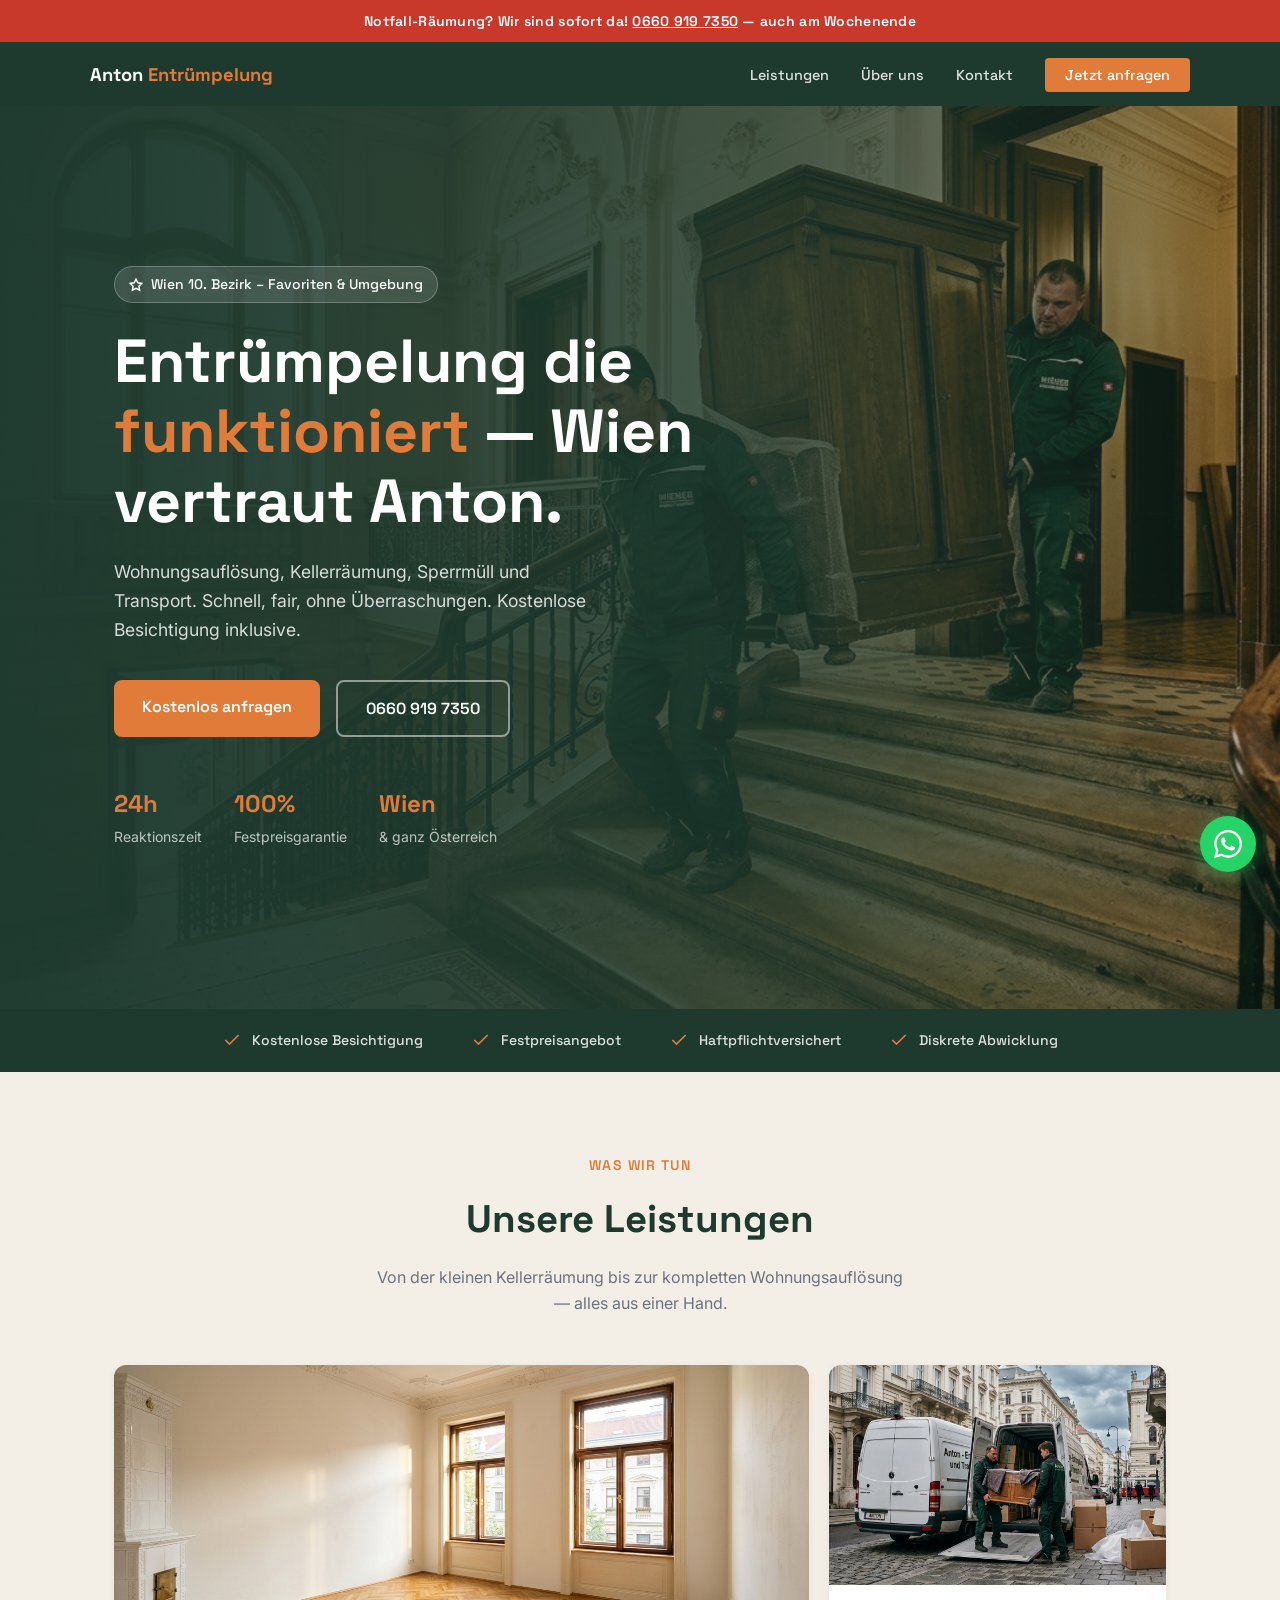
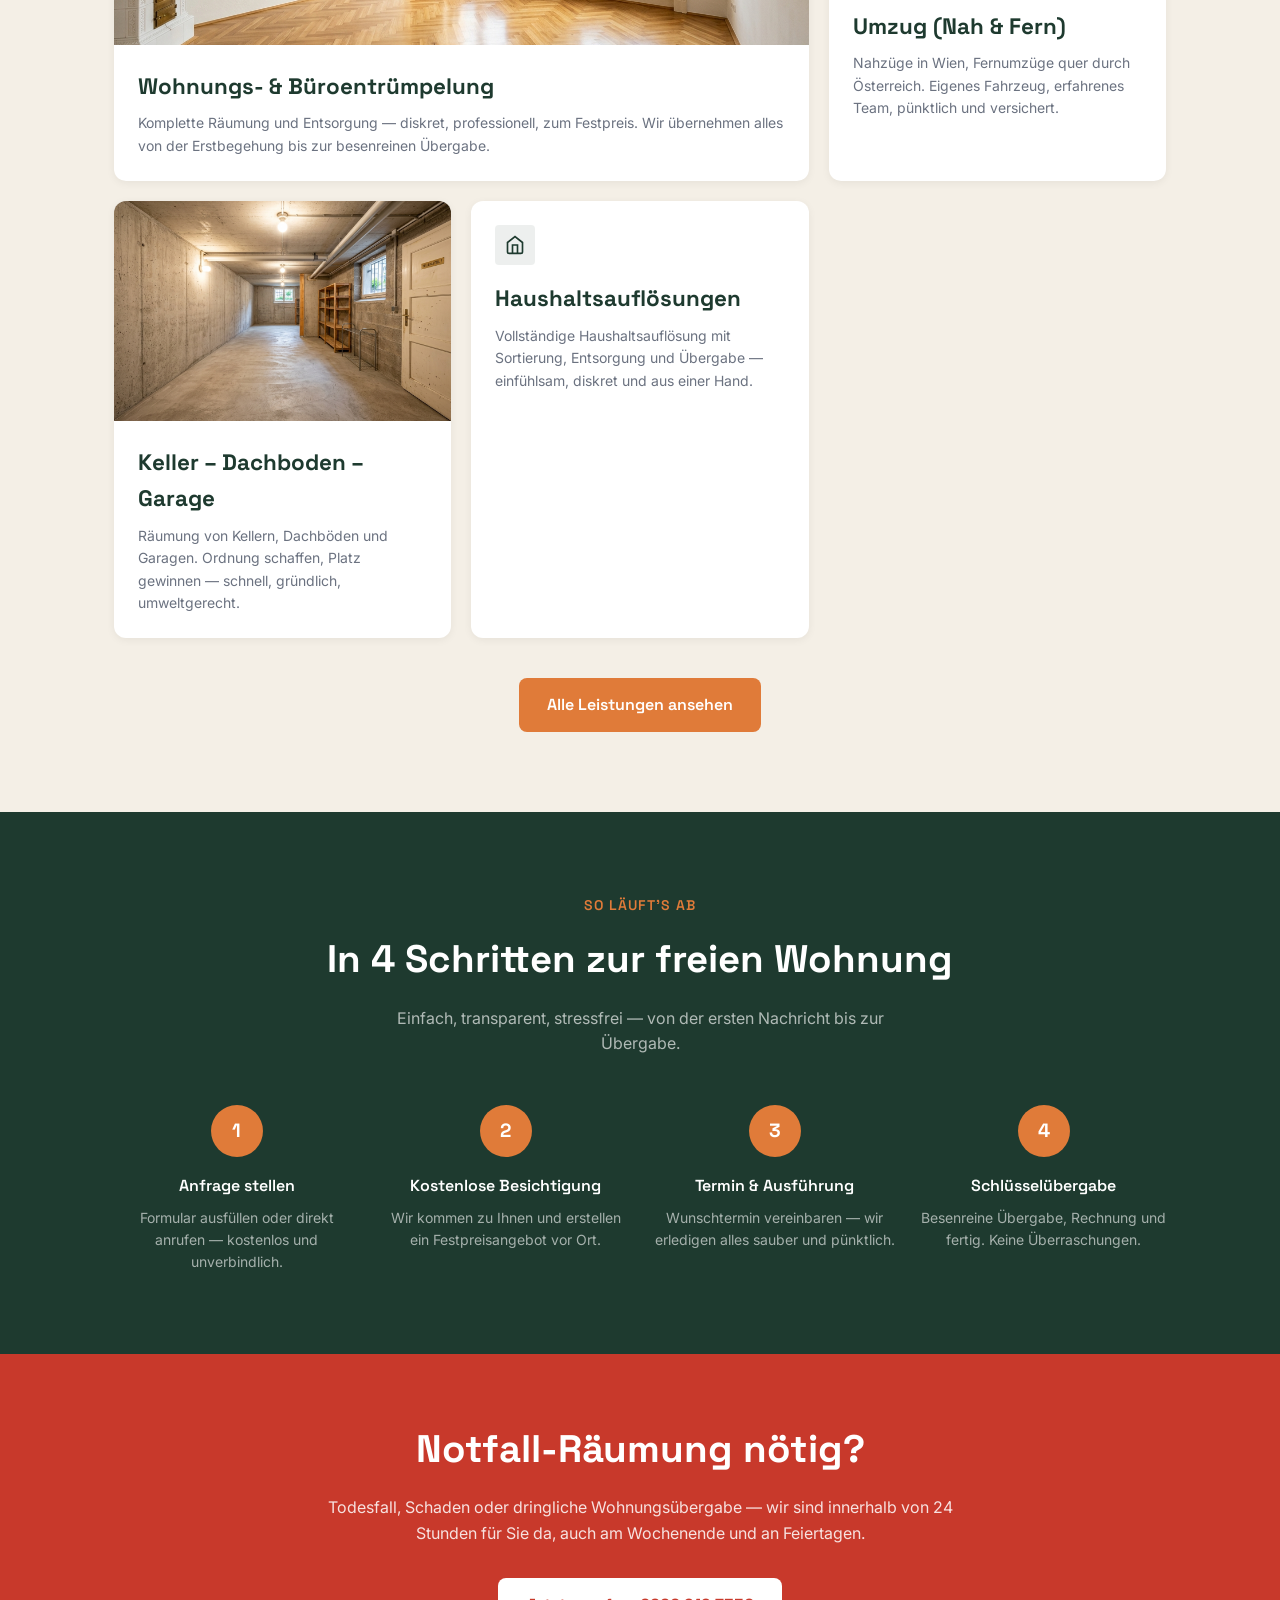
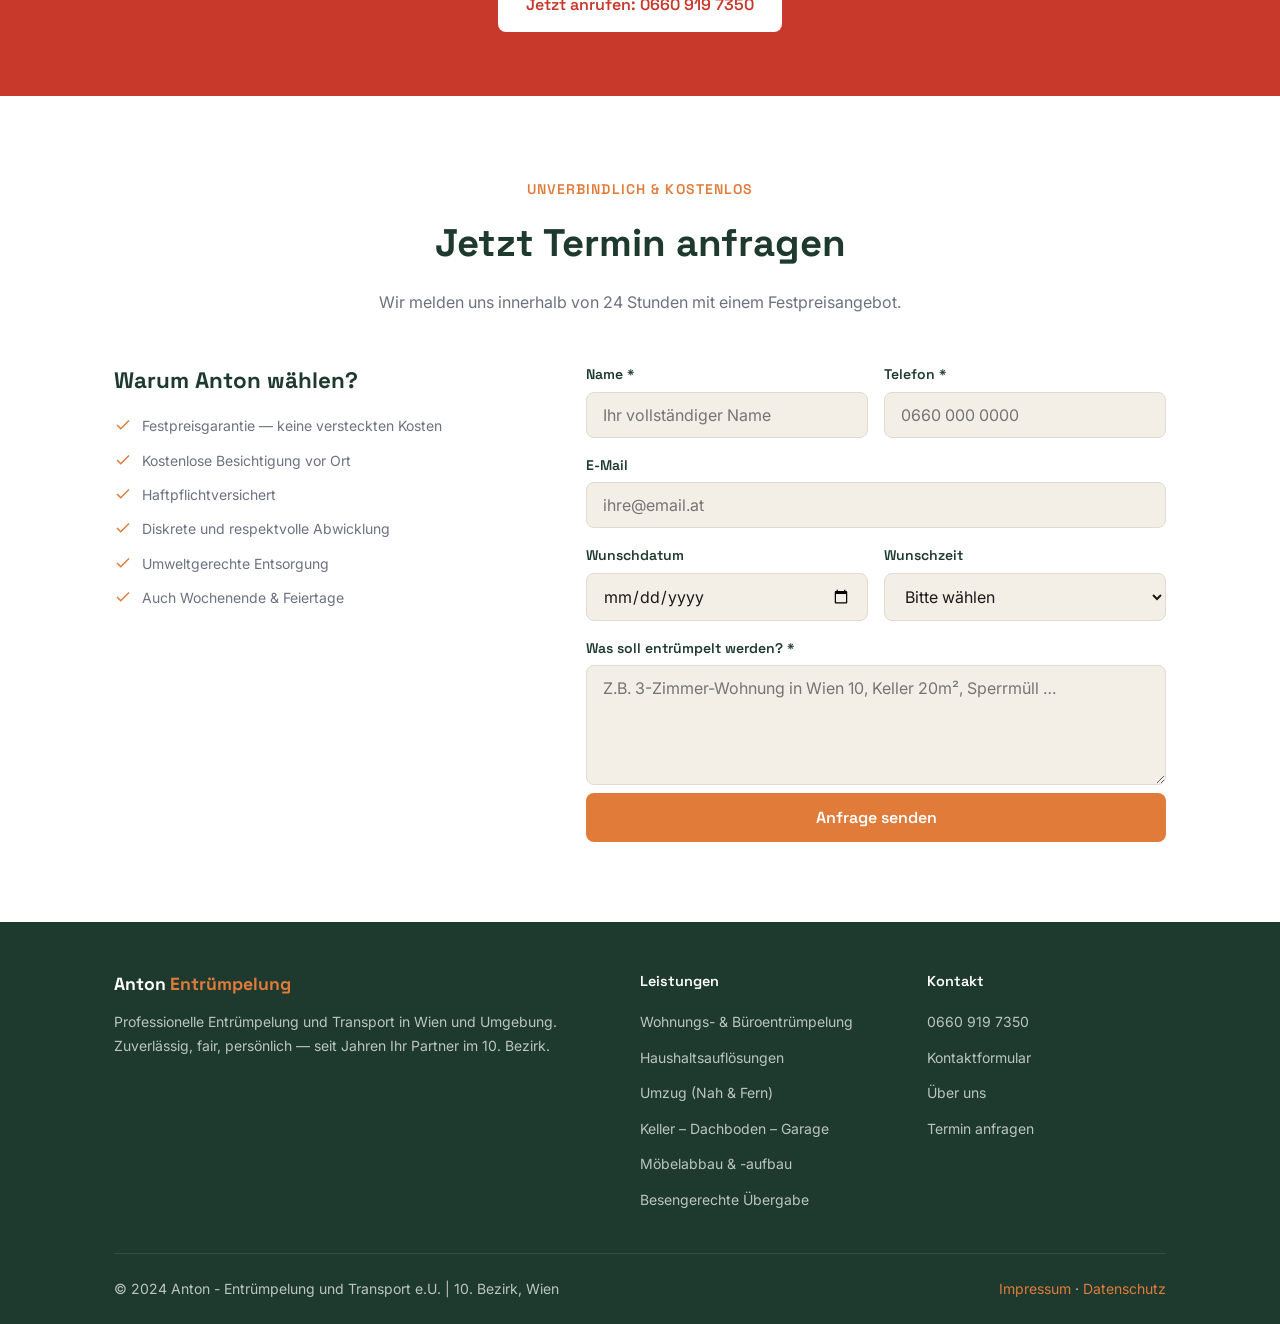
<file: index.html>
<!DOCTYPE html>
<html lang="de">
<head>
  <meta charset="UTF-8">
  <meta name="viewport" content="width=device-width, initial-scale=1.0">
  <title>Anton - Entrümpelung und Transport e.U. | Wien 10. Bezirk</title>
  <meta name="description" content="Professionelle Entrümpelung und Transport in Wien. Wohnungsauflösung, Kellerräumung, Sperrmüll – schnell, zuverlässig, fair. Jetzt kostenlos anfragen!">
  <meta name="robots" content="index, follow">
  <link rel="canonical" href="https://anton-entruempelung.at/">

  <!-- Open Graph -->
  <meta property="og:title" content="Anton - Entrümpelung und Transport | Wien">
  <meta property="og:description" content="Professionelle Entrümpelung in Wien. Wohnungsauflösung, Kellerräumung, Transport – schnell und zuverlässig.">
  <meta property="og:image" content="images/hero-startframe.png">
  <meta property="og:type" content="website">
  <meta property="og:locale" content="de_AT">

  <!-- Favicon -->
  <link rel="icon" type="image/svg+xml" href="favicon.svg">

  <!-- Fonts -->
  <link rel="preconnect" href="https://fonts.googleapis.com">
  <link rel="preconnect" href="https://fonts.gstatic.com" crossorigin>
  <link href="https://fonts.googleapis.com/css2?family=Space+Grotesk:wght@500;600;700&family=Inter:wght@400;500;600&display=swap" rel="stylesheet">

  <link rel="stylesheet" href="css/anton-entruempelung.css">

  <!-- Schema.org LocalBusiness -->
  <script type="application/ld+json">
  {
    "@context": "https://schema.org",
    "@type": "LocalBusiness",
    "name": "Anton - Entrümpelung und Transport e.U.",
    "description": "Professionelle Entrümpelung, Wohnungsauflösung und Transport in Wien und Umgebung.",
    "telephone": "+436609197350",
    "address": {
      "@type": "PostalAddress",
      "postalCode": "1100",
      "addressLocality": "Wien",
      "addressCountry": "AT"
    },
    "geo": {
      "@type": "GeoCoordinates",
      "latitude": 48.1763,
      "longitude": 16.3745
    },
    "url": "https://anton-entruempelung.at",
    "areaServed": "Wien",
    "priceRange": "€€"
  }
  </script>
</head>
<body>

  <!-- Emergency Bar -->
  <div class="emergency-bar">
    Notfall-Räumung? Wir sind sofort da! <a href="tel:+436609197350">0660 919 7350</a> — auch am Wochenende
  </div>

  <!-- Navigation -->
  <nav>
    <div class="nav-inner">
      <a href="index.html" class="nav-logo">Anton <span>Entrümpelung</span></a>
      <ul class="nav-links">
        <li><a href="leistungen.html">Leistungen</a></li>
        <li><a href="ueber-uns.html">Über uns</a></li>
        <li><a href="kontakt.html">Kontakt</a></li>
        <li><a href="index.html#buchen" class="nav-cta">Jetzt anfragen</a></li>
      </ul>
      <button class="hamburger" aria-label="Menü öffnen">
        <span></span><span></span><span></span>
      </button>
    </div>
    <div class="mobile-menu">
      <ul>
        <li><a href="leistungen.html">Leistungen</a></li>
        <li><a href="ueber-uns.html">Über uns</a></li>
        <li><a href="kontakt.html">Kontakt</a></li>
        <li><a href="index.html#buchen" class="nav-cta btn-primary">Jetzt anfragen</a></li>
      </ul>
    </div>
  </nav>

  <!-- Hero -->
  <section class="hero">
    <div class="hero-bg"></div>
    <video class="hero-video-bg" id="heroVideo" autoplay muted loop playsinline webkit-playsinline preload="auto">
      <source src="videos/hero.mp4" type="video/mp4">
    </video>
    <div class="hero-video-overlay"></div>
    <div class="hero-content container">
      <div class="hero-badge">
        <svg width="14" height="14" viewBox="0 0 24 24" fill="none" stroke="currentColor" stroke-width="2.5"><path d="M12 2L15.09 8.26L22 9.27L17 14.14L18.18 21.02L12 17.77L5.82 21.02L7 14.14L2 9.27L8.91 8.26L12 2Z"/></svg>
        Wien 10. Bezirk – Favoriten & Umgebung
      </div>
      <h1>Entrümpelung die <span class="accent">funktioniert</span> — Wien vertraut Anton.</h1>
      <p class="hero-sub">Wohnungsauflösung, Kellerräumung, Sperrmüll und Transport. Schnell, fair, ohne Überraschungen. Kostenlose Besichtigung inklusive.</p>
      <div class="hero-actions">
        <a href="#buchen" class="btn-primary">Kostenlos anfragen</a>
        <a href="tel:+436609197350" class="btn-secondary">0660 919 7350</a>
      </div>
      <div class="hero-stats">
        <div class="hero-stat-item">
          <strong>24h</strong>
          <span>Reaktionszeit</span>
        </div>
        <div class="hero-stat-item">
          <strong>100%</strong>
          <span>Festpreisgarantie</span>
        </div>
        <div class="hero-stat-item">
          <strong>Wien</strong>
          <span>& ganz Österreich</span>
        </div>
      </div>
    </div>
  </section>

  <!-- Proof Bar -->
  <div class="proof-bar">
    <div class="proof-bar-inner animate">
      <div class="proof-item">
        <svg viewBox="0 0 24 24" fill="none" stroke="currentColor" stroke-width="2"><path d="M20 6L9 17l-5-5"/></svg>
        Kostenlose Besichtigung
      </div>
      <div class="proof-item">
        <svg viewBox="0 0 24 24" fill="none" stroke="currentColor" stroke-width="2"><path d="M20 6L9 17l-5-5"/></svg>
        Festpreisangebot
      </div>
      <div class="proof-item">
        <svg viewBox="0 0 24 24" fill="none" stroke="currentColor" stroke-width="2"><path d="M20 6L9 17l-5-5"/></svg>
        Haftpflichtversichert
      </div>
      <div class="proof-item">
        <svg viewBox="0 0 24 24" fill="none" stroke="currentColor" stroke-width="2"><path d="M20 6L9 17l-5-5"/></svg>
        Diskrete Abwicklung
      </div>
    </div>
  </div>

  <!-- Leistungen -->
  <section class="leistungen">
    <div class="container">
      <div class="section-header animate">
        <span class="section-label">Was wir tun</span>
        <h2>Unsere Leistungen</h2>
        <p>Von der kleinen Kellerräumung bis zur kompletten Wohnungsauflösung — alles aus einer Hand.</p>
      </div>
      <div class="bento-grid">
        <div class="bento-card bento-card--featured animate">
          <img src="images/leistung-wohnung.png" alt="Wohnungs- und Büroentrümpelung Wien" class="bento-card-img">
          <div class="bento-card-body">
            <h3>Wohnungs- & Büroentrümpelung</h3>
            <p>Komplette Räumung und Entsorgung — diskret, professionell, zum Festpreis. Wir übernehmen alles von der Erstbegehung bis zur besenreinen Übergabe.</p>
          </div>
        </div>
        <div class="bento-card animate animate-delay-1">
          <img src="images/leistung-transport.png" alt="Umzug Wien Nah und Fern" class="bento-card-img">
          <div class="bento-card-body">
            <h3>Umzug (Nah & Fern)</h3>
            <p>Nahzüge in Wien, Fernumzüge quer durch Österreich. Eigenes Fahrzeug, erfahrenes Team, pünktlich und versichert.</p>
          </div>
        </div>
        <div class="bento-card animate animate-delay-2">
          <img src="images/leistung-keller.png" alt="Kellerräumung Dachboden Garage Wien" class="bento-card-img">
          <div class="bento-card-body">
            <h3>Keller – Dachboden – Garage</h3>
            <p>Räumung von Kellern, Dachböden und Garagen. Ordnung schaffen, Platz gewinnen — schnell, gründlich, umweltgerecht.</p>
          </div>
        </div>
        <div class="bento-card animate animate-delay-3">
          <div class="bento-card-body">
            <div class="bento-icon">
              <svg viewBox="0 0 24 24" fill="none" stroke="currentColor" stroke-width="2"><path d="M3 9l9-7 9 7v11a2 2 0 01-2 2H5a2 2 0 01-2-2z"/><polyline points="9 22 9 12 15 12 15 22"/></svg>
            </div>
            <h3>Haushaltsauflösungen</h3>
            <p>Vollständige Haushaltsauflösung mit Sortierung, Entsorgung und Übergabe — einfühlsam, diskret und aus einer Hand.</p>
          </div>
        </div>
      </div>
      <div style="text-align:center; margin-top: 40px;" class="animate">
        <a href="leistungen.html" class="btn-primary">Alle Leistungen ansehen</a>
      </div>
    </div>
  </section>

  <!-- Process -->
  <section class="process">
    <div class="container">
      <div class="section-header animate">
        <span class="section-label">So läuft's ab</span>
        <h2>In 4 Schritten zur freien Wohnung</h2>
        <p>Einfach, transparent, stressfrei — von der ersten Nachricht bis zur Übergabe.</p>
      </div>
      <div class="process-steps">
        <div class="process-step animate">
          <div class="step-number">1</div>
          <h3>Anfrage stellen</h3>
          <p>Formular ausfüllen oder direkt anrufen — kostenlos und unverbindlich.</p>
        </div>
        <div class="process-step animate animate-delay-1">
          <div class="step-number">2</div>
          <h3>Kostenlose Besichtigung</h3>
          <p>Wir kommen zu Ihnen und erstellen ein Festpreisangebot vor Ort.</p>
        </div>
        <div class="process-step animate animate-delay-2">
          <div class="step-number">3</div>
          <h3>Termin & Ausführung</h3>
          <p>Wunschtermin vereinbaren — wir erledigen alles sauber und pünktlich.</p>
        </div>
        <div class="process-step animate animate-delay-3">
          <div class="step-number">4</div>
          <h3>Schlüsselübergabe</h3>
          <p>Besenreine Übergabe, Rechnung und fertig. Keine Überraschungen.</p>
        </div>
      </div>
    </div>
  </section>

  <!-- Notfall -->
  <section class="emergency-section">
    <div class="container">
      <div class="emergency-inner animate">
        <h2>Notfall-Räumung nötig?</h2>
        <p>Todesfall, Schaden oder dringliche Wohnungsübergabe — wir sind innerhalb von 24 Stunden für Sie da, auch am Wochenende und an Feiertagen.</p>
        <a href="tel:+436609197350" class="btn-primary">Jetzt anrufen: 0660 919 7350</a>
      </div>
    </div>
  </section>

  <!-- Buchungsformular -->
  <section class="booking" id="buchen">
    <div class="container">
      <div class="section-header animate">
        <span class="section-label">Unverbindlich & kostenlos</span>
        <h2>Jetzt Termin anfragen</h2>
        <p>Wir melden uns innerhalb von 24 Stunden mit einem Festpreisangebot.</p>
      </div>
      <div class="booking-two-col animate">
        <div class="booking-info">
          <h3>Warum Anton wählen?</h3>
          <ul>
            <li>
              <svg viewBox="0 0 24 24" fill="none" stroke="currentColor" stroke-width="2"><path d="M20 6L9 17l-5-5"/></svg>
              Festpreisgarantie — keine versteckten Kosten
            </li>
            <li>
              <svg viewBox="0 0 24 24" fill="none" stroke="currentColor" stroke-width="2"><path d="M20 6L9 17l-5-5"/></svg>
              Kostenlose Besichtigung vor Ort
            </li>
            <li>
              <svg viewBox="0 0 24 24" fill="none" stroke="currentColor" stroke-width="2"><path d="M20 6L9 17l-5-5"/></svg>
              Haftpflichtversichert
            </li>
            <li>
              <svg viewBox="0 0 24 24" fill="none" stroke="currentColor" stroke-width="2"><path d="M20 6L9 17l-5-5"/></svg>
              Diskrete und respektvolle Abwicklung
            </li>
            <li>
              <svg viewBox="0 0 24 24" fill="none" stroke="currentColor" stroke-width="2"><path d="M20 6L9 17l-5-5"/></svg>
              Umweltgerechte Entsorgung
            </li>
            <li>
              <svg viewBox="0 0 24 24" fill="none" stroke="currentColor" stroke-width="2"><path d="M20 6L9 17l-5-5"/></svg>
              Auch Wochenende & Feiertage
            </li>
          </ul>
        </div>
        <form action="https://formsubmit.co/maxschwarz727@icloud.com" method="POST">
          <input type="hidden" name="_subject" value="Neue Anfrage – Anton Entrümpelung">
          <input type="hidden" name="_captcha" value="false">
          <input type="hidden" name="_next" value="https://anton-entruempelung.at/danke.html">
          <div class="form-grid">
            <div class="form-group">
              <label for="name">Name *</label>
              <input type="text" id="name" name="name" required placeholder="Ihr vollständiger Name">
            </div>
            <div class="form-group">
              <label for="telefon">Telefon *</label>
              <input type="tel" id="telefon" name="telefon" required placeholder="0660 000 0000">
            </div>
            <div class="form-group form-full">
              <label for="email">E-Mail</label>
              <input type="email" id="email" name="email" placeholder="ihre@email.at">
            </div>
            <div class="form-group">
              <label for="datum">Wunschdatum</label>
              <input type="date" id="datum" name="datum">
            </div>
            <div class="form-group">
              <label for="wunschzeit">Wunschzeit</label>
              <select id="wunschzeit" name="wunschzeit">
                <option value="">Bitte wählen</option>
                <option value="Vormittag (8–12 Uhr)">Vormittag (8–12 Uhr)</option>
                <option value="Nachmittag (12–17 Uhr)">Nachmittag (12–17 Uhr)</option>
                <option value="Flexibel">Flexibel</option>
              </select>
            </div>
            <div class="form-group form-full">
              <label for="beschreibung">Was soll entrümpelt werden? *</label>
              <textarea id="beschreibung" name="beschreibung" required placeholder="Z.B. 3-Zimmer-Wohnung in Wien 10, Keller 20m², Sperrmüll …"></textarea>
            </div>
          </div>
          <button type="submit" class="btn-primary form-submit">Anfrage senden</button>
        </form>
      </div>
    </div>
  </section>

  <!-- Footer -->
  <footer>
    <div class="container">
      <div class="footer-grid">
        <div class="footer-brand">
          <div class="nav-logo">Anton <span style="color:var(--color-accent)">Entrümpelung</span></div>
          <p>Professionelle Entrümpelung und Transport in Wien und Umgebung. Zuverlässig, fair, persönlich — seit Jahren Ihr Partner im 10. Bezirk.</p>
        </div>
        <div class="footer-col">
          <h4>Leistungen</h4>
          <ul>
            <li><a href="leistungen.html">Wohnungs- & Büroentrümpelung</a></li>
            <li><a href="leistungen.html">Haushaltsauflösungen</a></li>
            <li><a href="leistungen.html">Umzug (Nah & Fern)</a></li>
            <li><a href="leistungen.html">Keller – Dachboden – Garage</a></li>
            <li><a href="leistungen.html">Möbelabbau & -aufbau</a></li>
            <li><a href="leistungen.html">Besengerechte Übergabe</a></li>
          </ul>
        </div>
        <div class="footer-col">
          <h4>Kontakt</h4>
          <ul>
            <li><a href="tel:+436609197350">0660 919 7350</a></li>
            <li><a href="kontakt.html">Kontaktformular</a></li>
            <li><a href="ueber-uns.html">Über uns</a></li>
            <li><a href="index.html#buchen">Termin anfragen</a></li>
          </ul>
        </div>
      </div>
      <div class="footer-bottom">
        <span>© 2024 Anton - Entrümpelung und Transport e.U. | 10. Bezirk, Wien</span>
        <span><a href="kontakt.html">Impressum</a> · <a href="kontakt.html">Datenschutz</a></span>
      </div>
    </div>
  </footer>

  <!-- WhatsApp Sticky -->
  <a href="https://wa.me/436609197350" class="whatsapp-btn" target="_blank" rel="noopener" aria-label="WhatsApp">
    <svg viewBox="0 0 24 24" fill="currentColor"><path d="M17.472 14.382c-.297-.149-1.758-.867-2.03-.967-.273-.099-.471-.148-.67.15-.197.297-.767.966-.94 1.164-.173.199-.347.223-.644.075-.297-.15-1.255-.463-2.39-1.475-.883-.788-1.48-1.761-1.653-2.059-.173-.297-.018-.458.13-.606.134-.133.298-.347.446-.52.149-.174.198-.298.298-.497.099-.198.05-.371-.025-.52-.075-.149-.669-1.612-.916-2.207-.242-.579-.487-.5-.669-.51-.173-.008-.371-.01-.57-.01-.198 0-.52.074-.792.372-.272.297-1.04 1.016-1.04 2.479 0 1.462 1.065 2.875 1.213 3.074.149.198 2.096 3.2 5.077 4.487.709.306 1.262.489 1.694.625.712.227 1.36.195 1.871.118.571-.085 1.758-.719 2.006-1.413.248-.694.248-1.289.173-1.413-.074-.124-.272-.198-.57-.347m-5.421 7.403h-.004a9.87 9.87 0 01-5.031-1.378l-.361-.214-3.741.982.998-3.648-.235-.374a9.86 9.86 0 01-1.51-5.26c.001-5.45 4.436-9.884 9.888-9.884 2.64 0 5.122 1.03 6.988 2.898a9.825 9.825 0 012.893 6.994c-.003 5.45-4.437 9.884-9.885 9.884m8.413-18.297A11.815 11.815 0 0012.05 0C5.495 0 .16 5.335.157 11.892c0 2.096.547 4.142 1.588 5.945L.057 24l6.305-1.654a11.882 11.882 0 005.683 1.448h.005c6.554 0 11.89-5.335 11.893-11.893a11.821 11.821 0 00-3.48-8.413z"/></svg>
  </a>

  <script src="js/anton-entruempelung.js"></script>
</body>
</html>
</file>
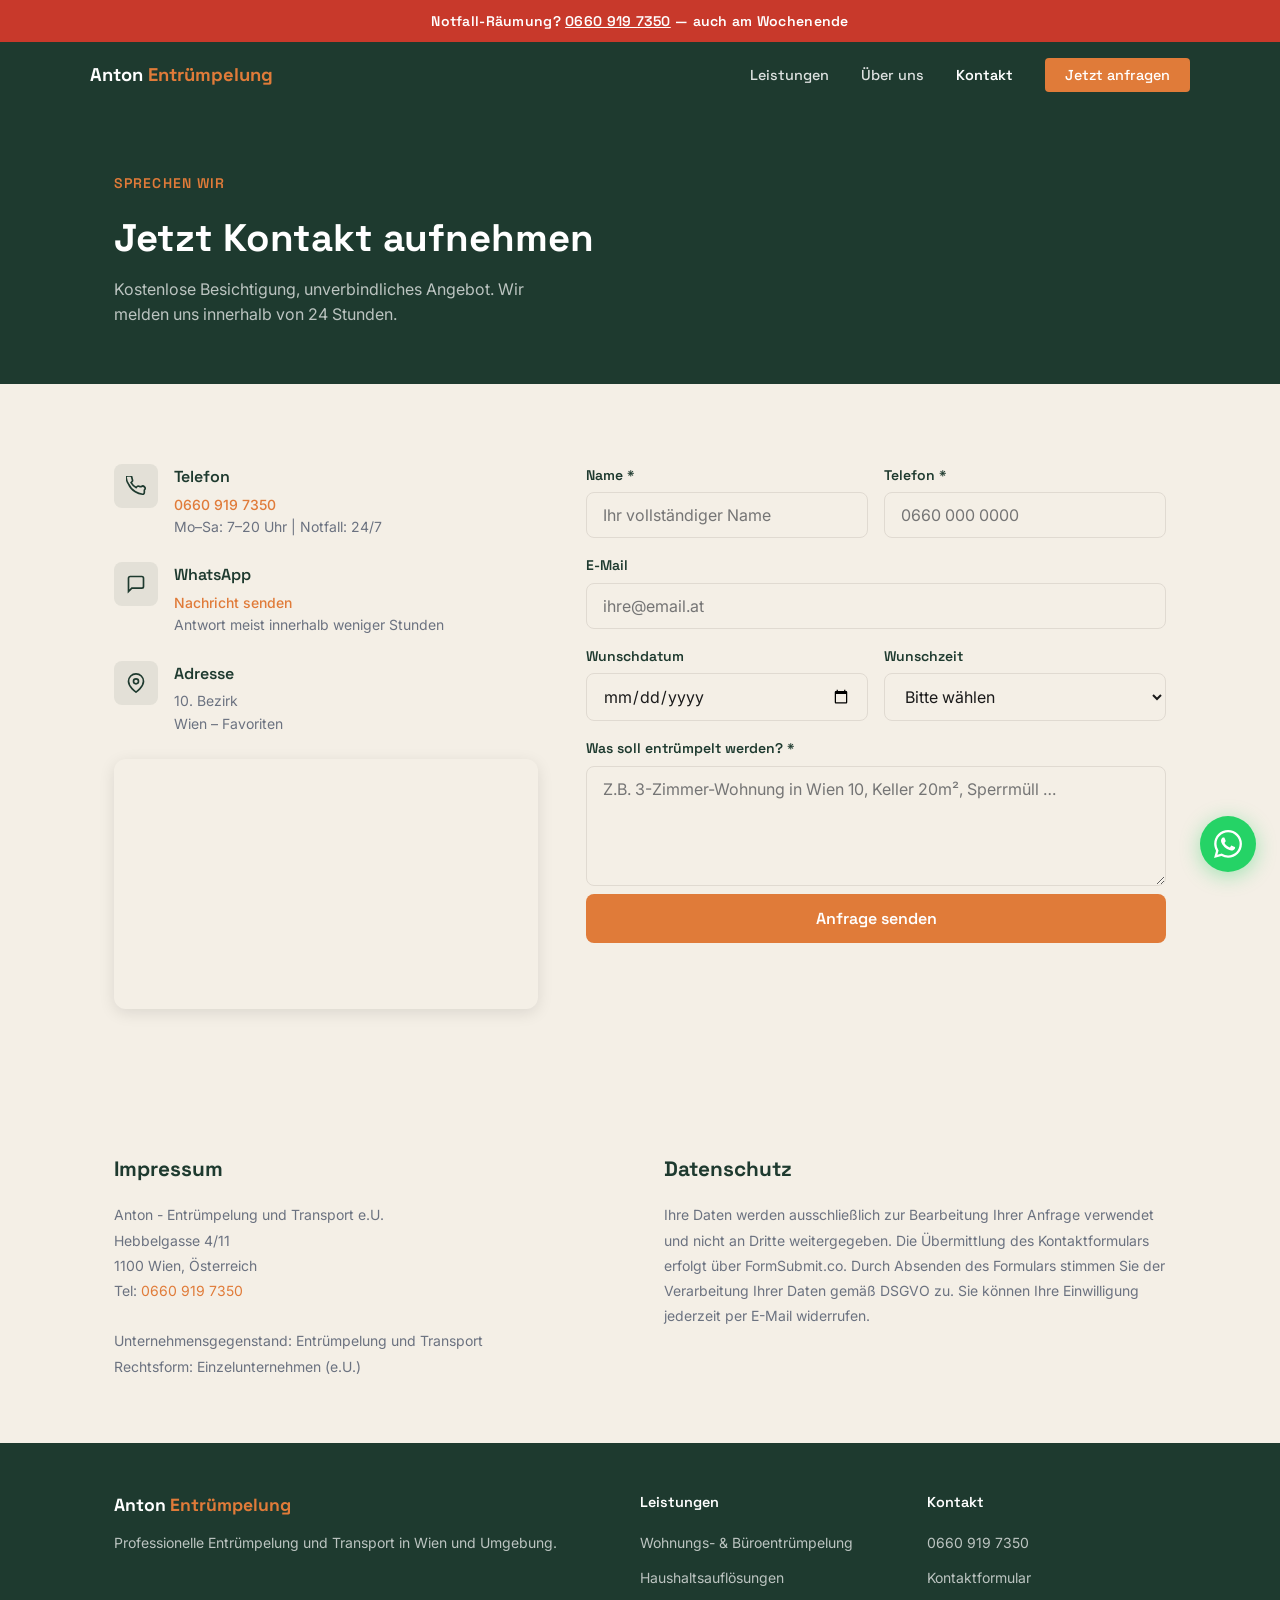
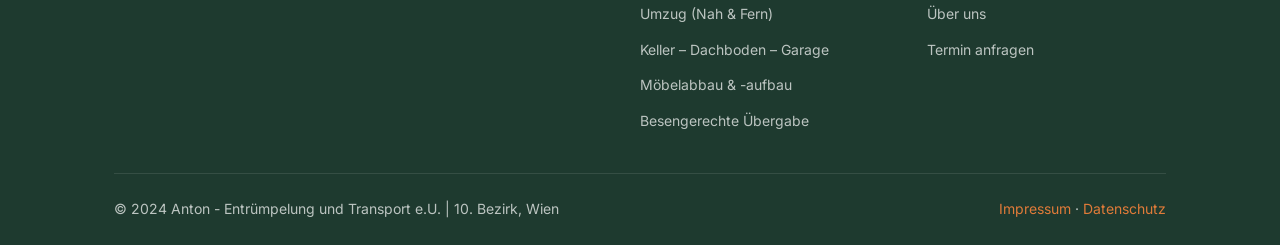
<file: kontakt.html>
<!DOCTYPE html>
<html lang="de">
<head>
  <meta charset="UTF-8">
  <meta name="viewport" content="width=device-width, initial-scale=1.0">
  <title>Kontakt – Anton Entrümpelung Wien | 0660 919 7350</title>
  <meta name="description" content="Kontakt zu Anton Entrümpelung Wien. Jetzt anrufen: 0660 919 7350. Oder Anfrage online stellen – kostenlos und unverbindlich.">
  <link rel="canonical" href="https://anton-entruempelung.at/kontakt.html">

  <meta property="og:title" content="Kontakt – Anton Entrümpelung Wien">
  <meta property="og:description" content="Jetzt Kontakt aufnehmen: 0660 919 7350 oder Online-Formular. Kostenlose Besichtigung inklusive.">
  <meta property="og:image" content="images/atmosphaere-handschlag.png">
  <meta property="og:type" content="website">

  <link rel="icon" type="image/svg+xml" href="favicon.svg">
  <link rel="preconnect" href="https://fonts.googleapis.com">
  <link rel="preconnect" href="https://fonts.gstatic.com" crossorigin>
  <link href="https://fonts.googleapis.com/css2?family=Space+Grotesk:wght@500;600;700&family=Inter:wght@400;500;600&display=swap" rel="stylesheet">
  <link rel="stylesheet" href="css/anton-entruempelung.css">
</head>
<body>

  <div class="emergency-bar">
    Notfall-Räumung? <a href="tel:+436609197350">0660 919 7350</a> — auch am Wochenende
  </div>

  <nav>
    <div class="nav-inner">
      <a href="index.html" class="nav-logo">Anton <span>Entrümpelung</span></a>
      <ul class="nav-links">
        <li><a href="leistungen.html">Leistungen</a></li>
        <li><a href="ueber-uns.html">Über uns</a></li>
        <li><a href="kontakt.html">Kontakt</a></li>
        <li><a href="kontakt.html#formular" class="nav-cta">Jetzt anfragen</a></li>
      </ul>
      <button class="hamburger" aria-label="Menü öffnen">
        <span></span><span></span><span></span>
      </button>
    </div>
    <div class="mobile-menu">
      <ul>
        <li><a href="leistungen.html">Leistungen</a></li>
        <li><a href="ueber-uns.html">Über uns</a></li>
        <li><a href="kontakt.html">Kontakt</a></li>
        <li><a href="kontakt.html#formular" class="nav-cta btn-primary">Jetzt anfragen</a></li>
      </ul>
    </div>
  </nav>

  <!-- Page Header -->
  <section style="background: var(--color-primary); padding: 64px 0 56px;">
    <div class="container">
      <span class="section-label">Sprechen wir</span>
      <h1 style="font-family: var(--font-head); font-size: var(--text-scale-h2); font-weight: 700; color: #fff; margin-top: 8px; max-width: 540px; line-height: 1.2;">Jetzt Kontakt aufnehmen</h1>
      <p style="color: rgba(255,255,255,0.7); margin-top: 16px; max-width: 440px;">Kostenlose Besichtigung, unverbindliches Angebot. Wir melden uns innerhalb von 24 Stunden.</p>
    </div>
  </section>

  <!-- Kontakt + Formular -->
  <section id="formular">
    <div class="container">
      <div class="contact-two-col">

        <!-- Kontakt-Info -->
        <div class="animate">
          <div class="contact-info">
            <div class="contact-info-item">
              <div class="contact-info-icon">
                <svg viewBox="0 0 24 24" fill="none" stroke="currentColor" stroke-width="2"><path d="M22 16.92v3a2 2 0 01-2.18 2 19.79 19.79 0 01-8.63-3.07A19.5 19.5 0 013.07 9.8a19.79 19.79 0 01-3.07-8.64A2 2 0 012 0h3a2 2 0 012 1.72c.127.96.361 1.903.7 2.81a2 2 0 01-.45 2.11L6.09 7.91a16 16 0 006 6l1.27-1.27a2 2 0 012.11-.45c.907.339 1.85.573 2.81.7A2 2 0 0122 16.92z"/></svg>
              </div>
              <div>
                <h4>Telefon</h4>
                <p><a href="tel:+436609197350">0660 919 7350</a></p>
                <p>Mo–Sa: 7–20 Uhr | Notfall: 24/7</p>
              </div>
            </div>
            <div class="contact-info-item">
              <div class="contact-info-icon">
                <svg viewBox="0 0 24 24" fill="none" stroke="currentColor" stroke-width="2"><path d="M21 15a2 2 0 01-2 2H7l-4 4V5a2 2 0 012-2h14a2 2 0 012 2z"/></svg>
              </div>
              <div>
                <h4>WhatsApp</h4>
                <p><a href="https://wa.me/436609197350" target="_blank" rel="noopener">Nachricht senden</a></p>
                <p>Antwort meist innerhalb weniger Stunden</p>
              </div>
            </div>
            <div class="contact-info-item">
              <div class="contact-info-icon">
                <svg viewBox="0 0 24 24" fill="none" stroke="currentColor" stroke-width="2"><path d="M21 10c0 7-9 13-9 13s-9-6-9-13a9 9 0 0118 0z"/><circle cx="12" cy="10" r="3"/></svg>
              </div>
              <div>
                <h4>Adresse</h4>
                <p>10. Bezirk</p>
                <p>Wien – Favoriten</p>
              </div>
            </div>
          </div>

          <!-- Google Maps -->
          <div class="maps-embed">
            <iframe
              src="https://www.google.com/maps/embed?pb=!1m18!1m12!1m3!1d10641.8!2d16.3600!3d48.1750!2m3!1f0!2f0!3f0!3m2!1i1024!2i768!4f13.1!3m3!1m2!1s0x476da82e82c74a5b%3A0x5d96439b32fad900!2sFavoriten%2C+1100+Wien!5e0!3m2!1sde!2sat!4v1"
              allowfullscreen=""
              loading="lazy"
              referrerpolicy="no-referrer-when-downgrade"
              title="Anton Entrümpelung Wien – Standort">
            </iframe>
          </div>
        </div>

        <!-- Formular -->
        <div class="animate animate-delay-1">
          <form action="https://formsubmit.co/maxschwarz727@icloud.com" method="POST">
            <input type="hidden" name="_subject" value="Neue Anfrage – Anton Entrümpelung">
            <input type="hidden" name="_captcha" value="false">
            <input type="hidden" name="_next" value="https://anton-entruempelung.at/danke.html">
            <div class="form-grid">
              <div class="form-group">
                <label for="name">Name *</label>
                <input type="text" id="name" name="name" required placeholder="Ihr vollständiger Name">
              </div>
              <div class="form-group">
                <label for="telefon">Telefon *</label>
                <input type="tel" id="telefon" name="telefon" required placeholder="0660 000 0000">
              </div>
              <div class="form-group form-full">
                <label for="email">E-Mail</label>
                <input type="email" id="email" name="email" placeholder="ihre@email.at">
              </div>
              <div class="form-group">
                <label for="datum">Wunschdatum</label>
                <input type="date" id="datum" name="datum">
              </div>
              <div class="form-group">
                <label for="wunschzeit">Wunschzeit</label>
                <select id="wunschzeit" name="wunschzeit">
                  <option value="">Bitte wählen</option>
                  <option value="Vormittag (8–12 Uhr)">Vormittag (8–12 Uhr)</option>
                  <option value="Nachmittag (12–17 Uhr)">Nachmittag (12–17 Uhr)</option>
                  <option value="Flexibel">Flexibel</option>
                </select>
              </div>
              <div class="form-group form-full">
                <label for="beschreibung">Was soll entrümpelt werden? *</label>
                <textarea id="beschreibung" name="beschreibung" required placeholder="Z.B. 3-Zimmer-Wohnung in Wien 10, Keller 20m², Sperrmüll …"></textarea>
              </div>
            </div>
            <button type="submit" class="btn-primary form-submit">Anfrage senden</button>
          </form>
        </div>
      </div>
    </div>
  </section>

  <!-- Impressum & Datenschutz -->
  <section style="background: var(--color-secondary); padding: 64px 0;" id="impressum">
    <div class="container">
      <div style="display: grid; grid-template-columns: 1fr 1fr; gap: 48px;" class="animate">
        <div>
          <h2 style="font-family: var(--font-head); font-size: 1.3rem; font-weight: 700; color: var(--color-primary); margin-bottom: 16px;">Impressum</h2>
          <p style="color: var(--color-text-light); font-size: var(--text-scale-small); line-height: 1.8;">
            Anton - Entrümpelung und Transport e.U.<br>
            Hebbelgasse 4/11<br>
            1100 Wien, Österreich<br>
            Tel: <a href="tel:+436609197350" style="color: var(--color-accent);">0660 919 7350</a><br><br>
            Unternehmensgegenstand: Entrümpelung und Transport<br>
            Rechtsform: Einzelunternehmen (e.U.)
          </p>
        </div>
        <div>
          <h2 style="font-family: var(--font-head); font-size: 1.3rem; font-weight: 700; color: var(--color-primary); margin-bottom: 16px;">Datenschutz</h2>
          <p style="color: var(--color-text-light); font-size: var(--text-scale-small); line-height: 1.8;">
            Ihre Daten werden ausschließlich zur Bearbeitung Ihrer Anfrage verwendet und nicht an Dritte weitergegeben. Die Übermittlung des Kontaktformulars erfolgt über FormSubmit.co. Durch Absenden des Formulars stimmen Sie der Verarbeitung Ihrer Daten gemäß DSGVO zu. Sie können Ihre Einwilligung jederzeit per E-Mail widerrufen.
          </p>
        </div>
      </div>
    </div>
  </section>

  <footer>
    <div class="container">
      <div class="footer-grid">
        <div class="footer-brand">
          <div class="nav-logo">Anton <span style="color:var(--color-accent)">Entrümpelung</span></div>
          <p>Professionelle Entrümpelung und Transport in Wien und Umgebung.</p>
        </div>
        <div class="footer-col">
          <h4>Leistungen</h4>
          <ul>
            <li><a href="leistungen.html">Wohnungs- & Büroentrümpelung</a></li>
            <li><a href="leistungen.html">Haushaltsauflösungen</a></li>
            <li><a href="leistungen.html">Umzug (Nah & Fern)</a></li>
            <li><a href="leistungen.html">Keller – Dachboden – Garage</a></li>
            <li><a href="leistungen.html">Möbelabbau & -aufbau</a></li>
            <li><a href="leistungen.html">Besengerechte Übergabe</a></li>
          </ul>
        </div>
        <div class="footer-col">
          <h4>Kontakt</h4>
          <ul>
            <li><a href="tel:+436609197350">0660 919 7350</a></li>
            <li><a href="kontakt.html">Kontaktformular</a></li>
            <li><a href="ueber-uns.html">Über uns</a></li>
            <li><a href="index.html#buchen">Termin anfragen</a></li>
          </ul>
        </div>
      </div>
      <div class="footer-bottom">
        <span>© 2024 Anton - Entrümpelung und Transport e.U. | 10. Bezirk, Wien</span>
        <span><a href="#impressum">Impressum</a> · <a href="#impressum">Datenschutz</a></span>
      </div>
    </div>
  </footer>

  <a href="https://wa.me/436609197350" class="whatsapp-btn" target="_blank" rel="noopener" aria-label="WhatsApp">
    <svg viewBox="0 0 24 24" fill="currentColor"><path d="M17.472 14.382c-.297-.149-1.758-.867-2.03-.967-.273-.099-.471-.148-.67.15-.197.297-.767.966-.94 1.164-.173.199-.347.223-.644.075-.297-.15-1.255-.463-2.39-1.475-.883-.788-1.48-1.761-1.653-2.059-.173-.297-.018-.458.13-.606.134-.133.298-.347.446-.52.149-.174.198-.298.298-.497.099-.198.05-.371-.025-.52-.075-.149-.669-1.612-.916-2.207-.242-.579-.487-.5-.669-.51-.173-.008-.371-.01-.57-.01-.198 0-.52.074-.792.372-.272.297-1.04 1.016-1.04 2.479 0 1.462 1.065 2.875 1.213 3.074.149.198 2.096 3.2 5.077 4.487.709.306 1.262.489 1.694.625.712.227 1.36.195 1.871.118.571-.085 1.758-.719 2.006-1.413.248-.694.248-1.289.173-1.413-.074-.124-.272-.198-.57-.347m-5.421 7.403h-.004a9.87 9.87 0 01-5.031-1.378l-.361-.214-3.741.982.998-3.648-.235-.374a9.86 9.86 0 01-1.51-5.26c.001-5.45 4.436-9.884 9.888-9.884 2.64 0 5.122 1.03 6.988 2.898a9.825 9.825 0 012.893 6.994c-.003 5.45-4.437 9.884-9.885 9.884m8.413-18.297A11.815 11.815 0 0012.05 0C5.495 0 .16 5.335.157 11.892c0 2.096.547 4.142 1.588 5.945L.057 24l6.305-1.654a11.882 11.882 0 005.683 1.448h.005c6.554 0 11.89-5.335 11.893-11.893a11.821 11.821 0 00-3.48-8.413z"/></svg>
  </a>

  <script src="js/anton-entruempelung.js"></script>
</body>
</html>
</file>
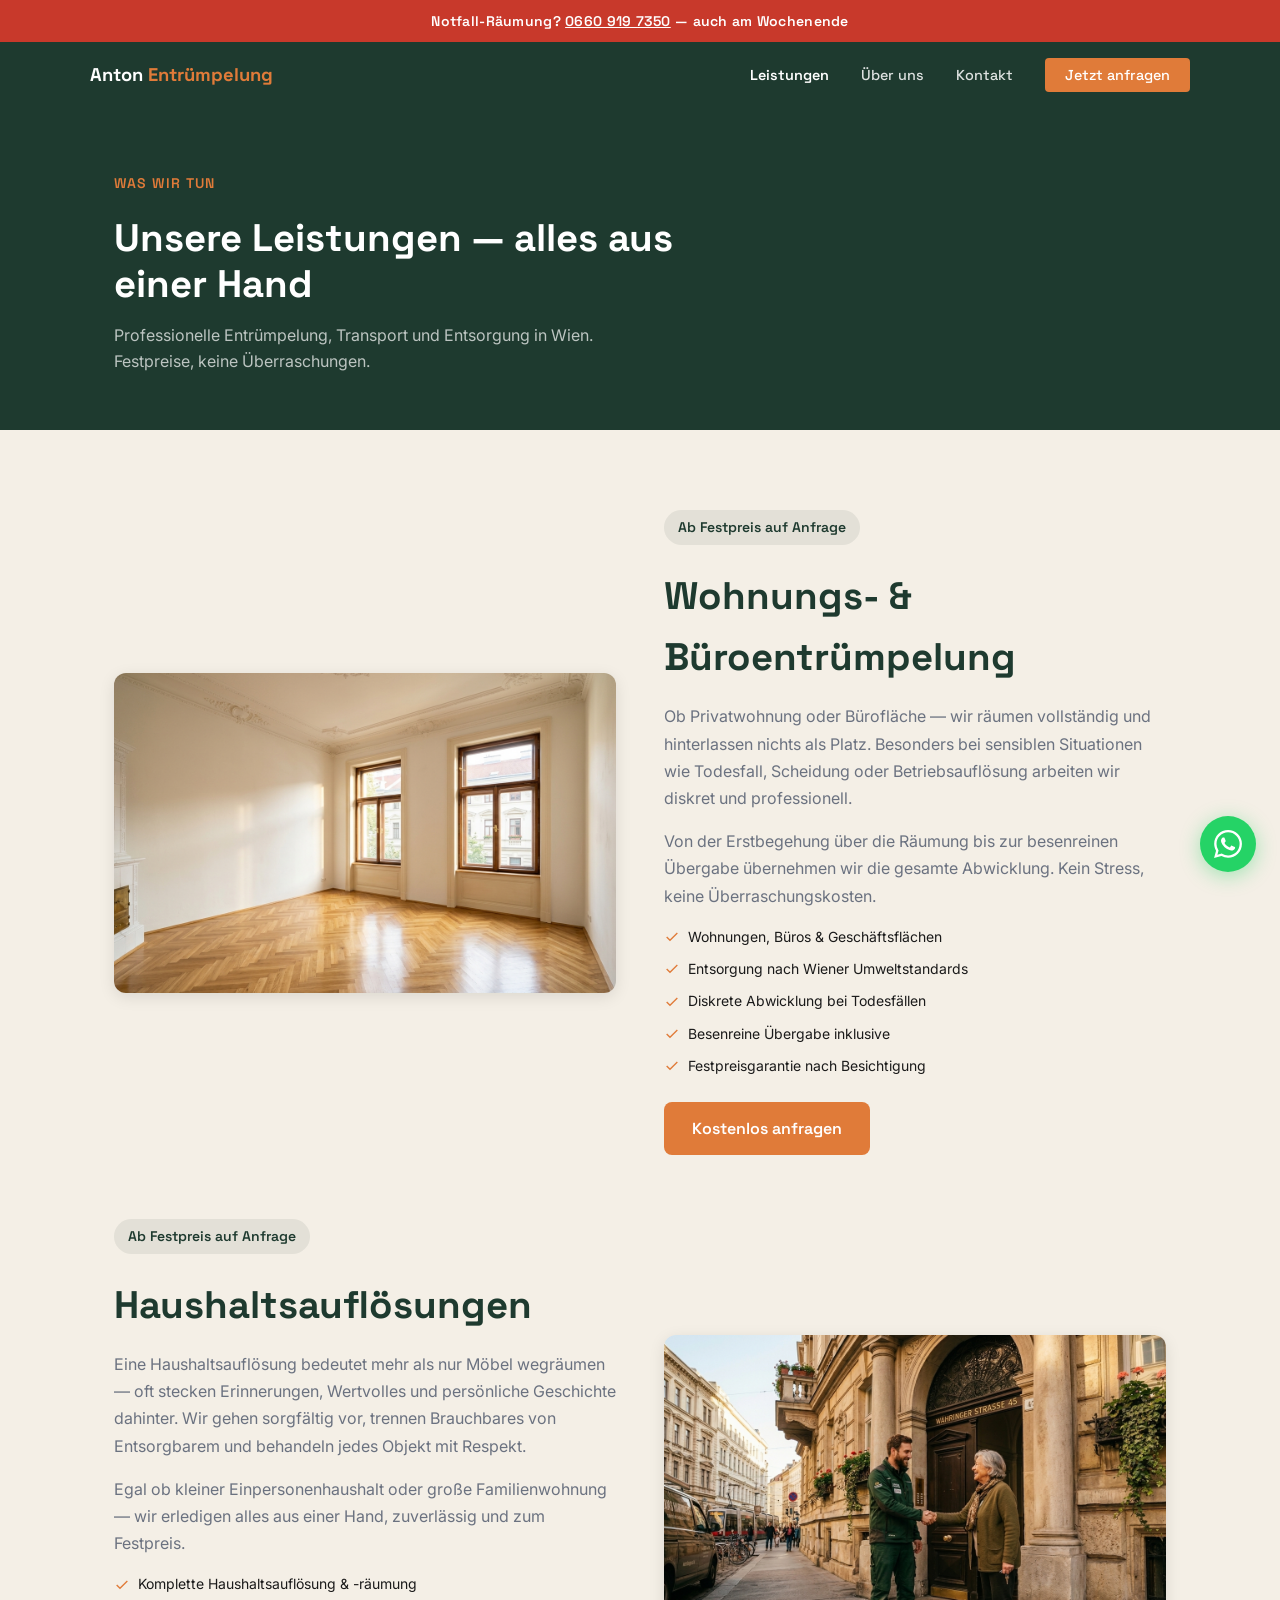
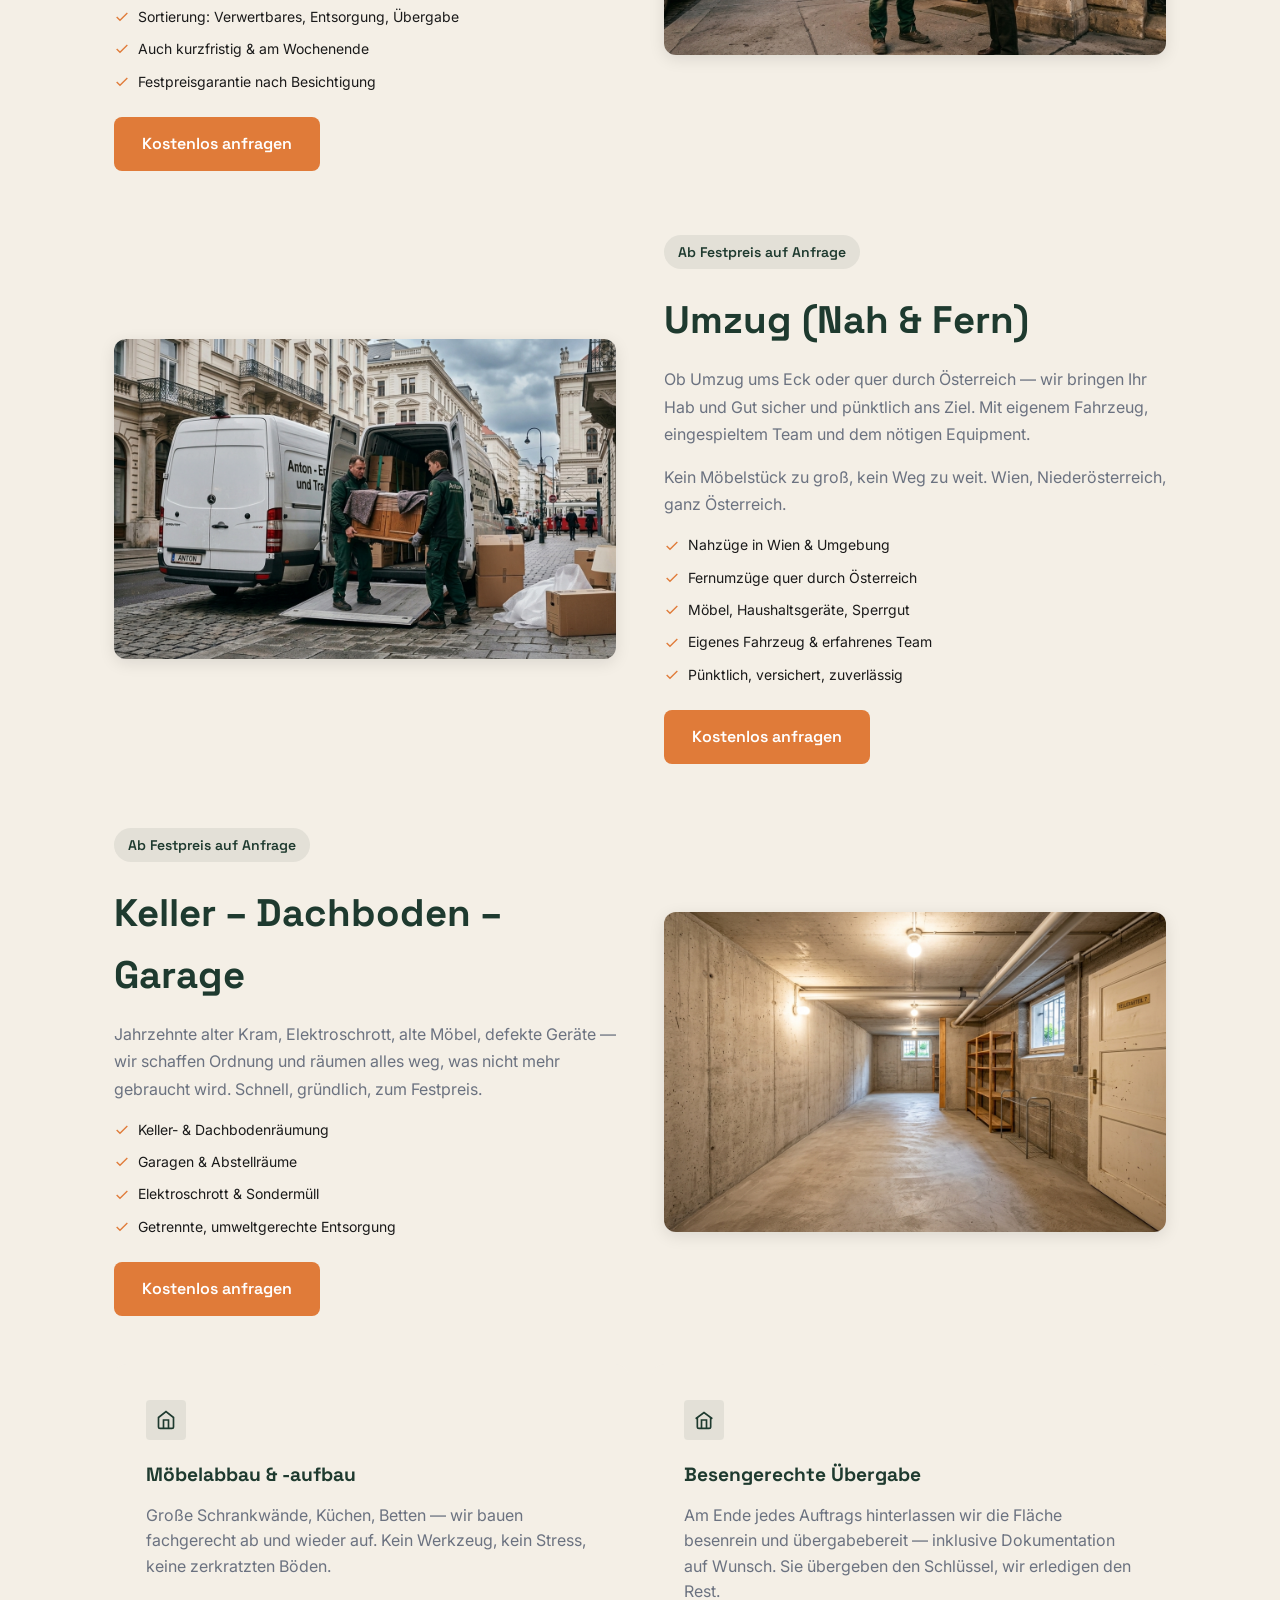
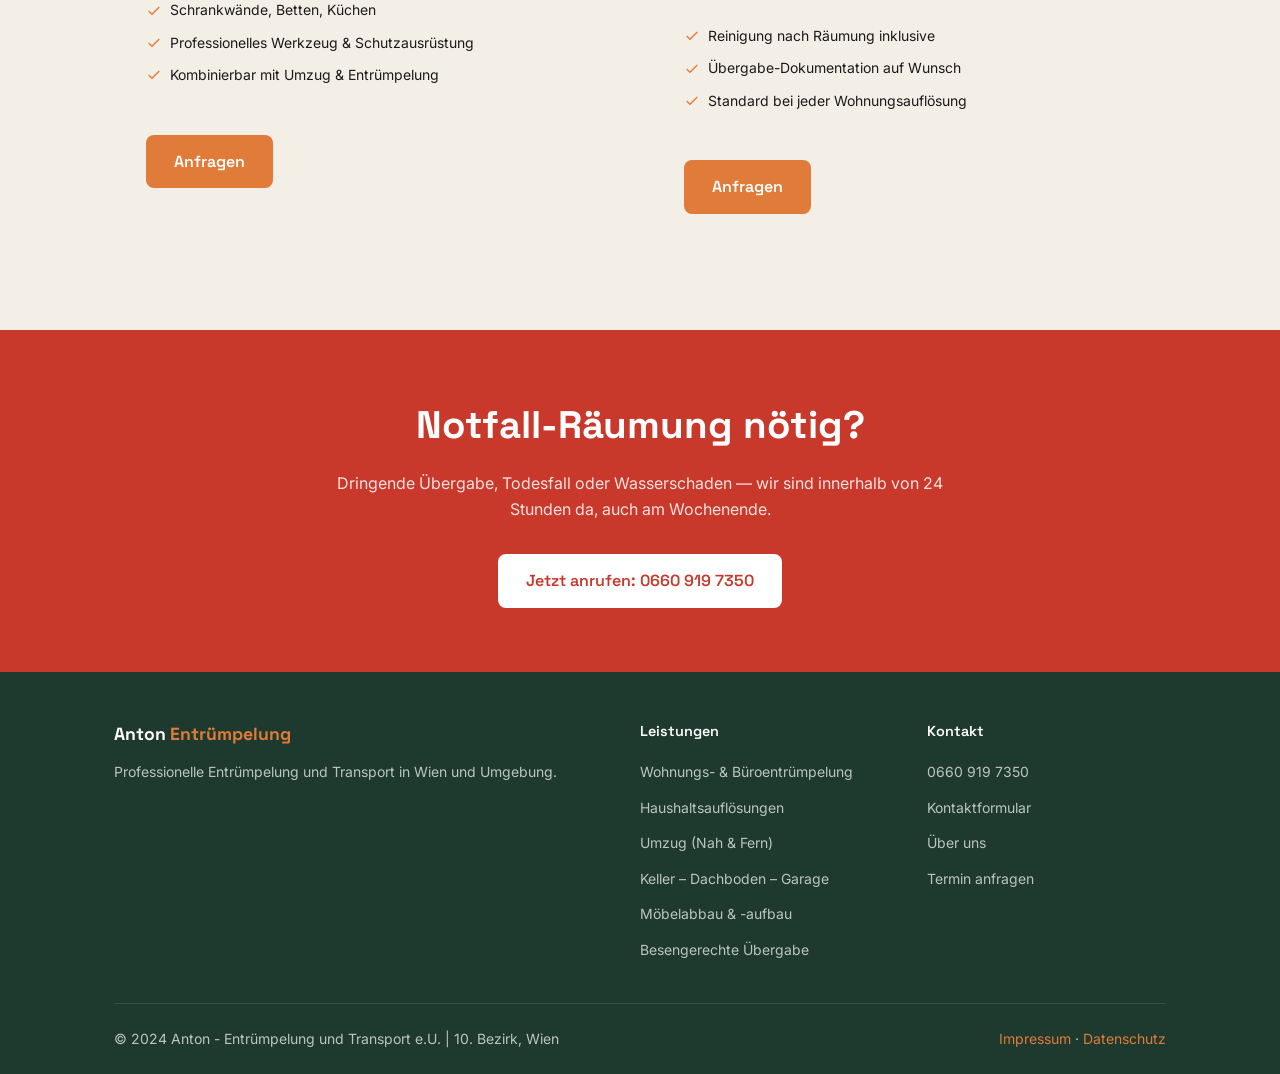
<file: leistungen.html>
<!DOCTYPE html>
<html lang="de">
<head>
  <meta charset="UTF-8">
  <meta name="viewport" content="width=device-width, initial-scale=1.0">
  <title>Leistungen – Anton Entrümpelung Wien | Haushaltsauflösung, Umzug, Kellerräumung</title>
  <meta name="description" content="Alle Leistungen von Anton Entrümpelung Wien: Wohnungs- & Büroentrümpelung, Haushaltsauflösungen, Umzug (Nah & Fern), Möbelabbau, Keller, Garage. Festpreisgarantie.">
  <link rel="canonical" href="https://anton-entruempelung.at/leistungen.html">

  <!-- Open Graph -->
  <meta property="og:title" content="Leistungen – Anton Entrümpelung Wien">
  <meta property="og:description" content="Wohnungsauflösung, Kellerräumung, Transport und Sperrmüll in Wien. Festpreisgarantie inklusive.">
  <meta property="og:image" content="images/leistung-wohnung.png">
  <meta property="og:type" content="website">

  <link rel="icon" type="image/svg+xml" href="favicon.svg">
  <link rel="preconnect" href="https://fonts.googleapis.com">
  <link rel="preconnect" href="https://fonts.gstatic.com" crossorigin>
  <link href="https://fonts.googleapis.com/css2?family=Space+Grotesk:wght@500;600;700&family=Inter:wght@400;500;600&display=swap" rel="stylesheet">
  <link rel="stylesheet" href="css/anton-entruempelung.css">
</head>
<body>

  <div class="emergency-bar">
    Notfall-Räumung? <a href="tel:+436609197350">0660 919 7350</a> — auch am Wochenende
  </div>

  <nav>
    <div class="nav-inner">
      <a href="index.html" class="nav-logo">Anton <span>Entrümpelung</span></a>
      <ul class="nav-links">
        <li><a href="leistungen.html">Leistungen</a></li>
        <li><a href="ueber-uns.html">Über uns</a></li>
        <li><a href="kontakt.html">Kontakt</a></li>
        <li><a href="index.html#buchen" class="nav-cta">Jetzt anfragen</a></li>
      </ul>
      <button class="hamburger" aria-label="Menü öffnen">
        <span></span><span></span><span></span>
      </button>
    </div>
    <div class="mobile-menu">
      <ul>
        <li><a href="leistungen.html">Leistungen</a></li>
        <li><a href="ueber-uns.html">Über uns</a></li>
        <li><a href="kontakt.html">Kontakt</a></li>
        <li><a href="index.html#buchen" class="nav-cta btn-primary">Jetzt anfragen</a></li>
      </ul>
    </div>
  </nav>

  <!-- Page Header -->
  <section style="background: var(--color-primary); padding: 64px 0 56px;">
    <div class="container">
      <span class="section-label">Was wir tun</span>
      <h1 style="font-family: var(--font-head); font-size: var(--text-scale-h2); font-weight: 700; color: #fff; margin-top: 8px; max-width: 600px; line-height: 1.2;">Unsere Leistungen — alles aus einer Hand</h1>
      <p style="color: rgba(255,255,255,0.7); margin-top: 16px; max-width: 520px;">Professionelle Entrümpelung, Transport und Entsorgung in Wien. Festpreise, keine Überraschungen.</p>
    </div>
  </section>

  <!-- Leistungen Detail -->
  <section class="leistungen-detail">
    <div class="container">
      <div class="leistungen-list">

        <!-- Wohnungs- & Büroentrümpelung -->
        <div class="leistung-item animate">
          <div class="leistung-img">
            <img src="images/leistung-wohnung.png" alt="Wohnungs- und Büroentrümpelung Wien">
          </div>
          <div class="leistung-text">
            <span class="price-hint">Ab Festpreis auf Anfrage</span>
            <h3>Wohnungs- & Büroentrümpelung</h3>
            <p>Ob Privatwohnung oder Bürofläche — wir räumen vollständig und hinterlassen nichts als Platz. Besonders bei sensiblen Situationen wie Todesfall, Scheidung oder Betriebsauflösung arbeiten wir diskret und professionell.</p>
            <p>Von der Erstbegehung über die Räumung bis zur besenreinen Übergabe übernehmen wir die gesamte Abwicklung. Kein Stress, keine Überraschungskosten.</p>
            <ul class="leistung-features">
              <li><svg viewBox="0 0 24 24" fill="none" stroke="currentColor" stroke-width="2"><path d="M20 6L9 17l-5-5"/></svg> Wohnungen, Büros & Geschäftsflächen</li>
              <li><svg viewBox="0 0 24 24" fill="none" stroke="currentColor" stroke-width="2"><path d="M20 6L9 17l-5-5"/></svg> Entsorgung nach Wiener Umweltstandards</li>
              <li><svg viewBox="0 0 24 24" fill="none" stroke="currentColor" stroke-width="2"><path d="M20 6L9 17l-5-5"/></svg> Diskrete Abwicklung bei Todesfällen</li>
              <li><svg viewBox="0 0 24 24" fill="none" stroke="currentColor" stroke-width="2"><path d="M20 6L9 17l-5-5"/></svg> Besenreine Übergabe inklusive</li>
              <li><svg viewBox="0 0 24 24" fill="none" stroke="currentColor" stroke-width="2"><path d="M20 6L9 17l-5-5"/></svg> Festpreisgarantie nach Besichtigung</li>
            </ul>
            <a href="index.html#buchen" class="btn-primary">Kostenlos anfragen</a>
          </div>
        </div>

        <!-- Haushaltsauflösungen -->
        <div class="leistung-item animate">
          <div class="leistung-img">
            <img src="images/atmosphaere-handschlag.png" alt="Haushaltsauflösung Wien – persönliche Betreuung">
          </div>
          <div class="leistung-text">
            <span class="price-hint">Ab Festpreis auf Anfrage</span>
            <h3>Haushaltsauflösungen</h3>
            <p>Eine Haushaltsauflösung bedeutet mehr als nur Möbel wegräumen — oft stecken Erinnerungen, Wertvolles und persönliche Geschichte dahinter. Wir gehen sorgfältig vor, trennen Brauchbares von Entsorgbarem und behandeln jedes Objekt mit Respekt.</p>
            <p>Egal ob kleiner Einpersonenhaushalt oder große Familienwohnung — wir erledigen alles aus einer Hand, zuverlässig und zum Festpreis.</p>
            <ul class="leistung-features">
              <li><svg viewBox="0 0 24 24" fill="none" stroke="currentColor" stroke-width="2"><path d="M20 6L9 17l-5-5"/></svg> Komplette Haushaltsauflösung & -räumung</li>
              <li><svg viewBox="0 0 24 24" fill="none" stroke="currentColor" stroke-width="2"><path d="M20 6L9 17l-5-5"/></svg> Sortierung: Verwertbares, Entsorgung, Übergabe</li>
              <li><svg viewBox="0 0 24 24" fill="none" stroke="currentColor" stroke-width="2"><path d="M20 6L9 17l-5-5"/></svg> Auch kurzfristig & am Wochenende</li>
              <li><svg viewBox="0 0 24 24" fill="none" stroke="currentColor" stroke-width="2"><path d="M20 6L9 17l-5-5"/></svg> Festpreisgarantie nach Besichtigung</li>
            </ul>
            <a href="index.html#buchen" class="btn-primary">Kostenlos anfragen</a>
          </div>
        </div>

        <!-- Umzug (Nah & Fern) -->
        <div class="leistung-item animate">
          <div class="leistung-img">
            <img src="images/leistung-transport.png" alt="Umzug Wien – Nah und Fern Transport">
          </div>
          <div class="leistung-text">
            <span class="price-hint">Ab Festpreis auf Anfrage</span>
            <h3>Umzug (Nah & Fern)</h3>
            <p>Ob Umzug ums Eck oder quer durch Österreich — wir bringen Ihr Hab und Gut sicher und pünktlich ans Ziel. Mit eigenem Fahrzeug, eingespieltem Team und dem nötigen Equipment.</p>
            <p>Kein Möbelstück zu groß, kein Weg zu weit. Wien, Niederösterreich, ganz Österreich.</p>
            <ul class="leistung-features">
              <li><svg viewBox="0 0 24 24" fill="none" stroke="currentColor" stroke-width="2"><path d="M20 6L9 17l-5-5"/></svg> Nahzüge in Wien & Umgebung</li>
              <li><svg viewBox="0 0 24 24" fill="none" stroke="currentColor" stroke-width="2"><path d="M20 6L9 17l-5-5"/></svg> Fernumzüge quer durch Österreich</li>
              <li><svg viewBox="0 0 24 24" fill="none" stroke="currentColor" stroke-width="2"><path d="M20 6L9 17l-5-5"/></svg> Möbel, Haushaltsgeräte, Sperrgut</li>
              <li><svg viewBox="0 0 24 24" fill="none" stroke="currentColor" stroke-width="2"><path d="M20 6L9 17l-5-5"/></svg> Eigenes Fahrzeug & erfahrenes Team</li>
              <li><svg viewBox="0 0 24 24" fill="none" stroke="currentColor" stroke-width="2"><path d="M20 6L9 17l-5-5"/></svg> Pünktlich, versichert, zuverlässig</li>
            </ul>
            <a href="index.html#buchen" class="btn-primary">Kostenlos anfragen</a>
          </div>
        </div>

        <!-- Keller – Dachboden – Garage -->
        <div class="leistung-item animate">
          <div class="leistung-img">
            <img src="images/leistung-keller.png" alt="Kellerräumung Dachbodenräumung Garage Wien">
          </div>
          <div class="leistung-text">
            <span class="price-hint">Ab Festpreis auf Anfrage</span>
            <h3>Keller – Dachboden – Garage</h3>
            <p>Jahrzehnte alter Kram, Elektroschrott, alte Möbel, defekte Geräte — wir schaffen Ordnung und räumen alles weg, was nicht mehr gebraucht wird. Schnell, gründlich, zum Festpreis.</p>
            <ul class="leistung-features">
              <li><svg viewBox="0 0 24 24" fill="none" stroke="currentColor" stroke-width="2"><path d="M20 6L9 17l-5-5"/></svg> Keller- & Dachbodenräumung</li>
              <li><svg viewBox="0 0 24 24" fill="none" stroke="currentColor" stroke-width="2"><path d="M20 6L9 17l-5-5"/></svg> Garagen & Abstellräume</li>
              <li><svg viewBox="0 0 24 24" fill="none" stroke="currentColor" stroke-width="2"><path d="M20 6L9 17l-5-5"/></svg> Elektroschrott & Sondermüll</li>
              <li><svg viewBox="0 0 24 24" fill="none" stroke="currentColor" stroke-width="2"><path d="M20 6L9 17l-5-5"/></svg> Getrennte, umweltgerechte Entsorgung</li>
            </ul>
            <a href="index.html#buchen" class="btn-primary">Kostenlos anfragen</a>
          </div>
        </div>

      </div>

      <!-- Kompakte Zusatzleistungen -->
      <div style="display: grid; grid-template-columns: 1fr 1fr; gap: 24px; margin-top: 48px;" class="animate">
        <div style="background: var(--color-secondary); border-radius: var(--radius-lg); padding: 36px 32px;">
          <div class="bento-icon" style="margin-bottom: 20px;">
            <svg viewBox="0 0 24 24" fill="none" stroke="currentColor" stroke-width="2"><path d="M3 9l9-7 9 7v11a2 2 0 01-2 2H5a2 2 0 01-2-2z"/><polyline points="9 22 9 12 15 12 15 22"/></svg>
          </div>
          <h3 style="font-family: var(--font-head); font-size: 1.2rem; font-weight: 700; color: var(--color-primary); margin-bottom: 12px;">Möbelabbau & -aufbau</h3>
          <p style="color: var(--color-text-light); margin-bottom: 20px;">Große Schrankwände, Küchen, Betten — wir bauen fachgerecht ab und wieder auf. Kein Werkzeug, kein Stress, keine zerkratzten Böden.</p>
          <ul class="leistung-features">
            <li><svg viewBox="0 0 24 24" fill="none" stroke="currentColor" stroke-width="2"><path d="M20 6L9 17l-5-5"/></svg> Schrankwände, Betten, Küchen</li>
            <li><svg viewBox="0 0 24 24" fill="none" stroke="currentColor" stroke-width="2"><path d="M20 6L9 17l-5-5"/></svg> Professionelles Werkzeug & Schutzausrüstung</li>
            <li><svg viewBox="0 0 24 24" fill="none" stroke="currentColor" stroke-width="2"><path d="M20 6L9 17l-5-5"/></svg> Kombinierbar mit Umzug & Entrümpelung</li>
          </ul>
          <a href="index.html#buchen" class="btn-primary" style="margin-top: 24px; display: inline-block;">Anfragen</a>
        </div>
        <div style="background: var(--color-secondary); border-radius: var(--radius-lg); padding: 36px 32px;">
          <div class="bento-icon" style="margin-bottom: 20px;">
            <svg viewBox="0 0 24 24" fill="none" stroke="currentColor" stroke-width="2"><path d="M20 9v11a2 2 0 01-2 2H6a2 2 0 01-2-2V9"/><path d="M9 22V12h6v10M2 10.5l10-7.5 10 7.5"/></svg>
          </div>
          <h3 style="font-family: var(--font-head); font-size: 1.2rem; font-weight: 700; color: var(--color-primary); margin-bottom: 12px;">Besengerechte Übergabe</h3>
          <p style="color: var(--color-text-light); margin-bottom: 20px;">Am Ende jedes Auftrags hinterlassen wir die Fläche besenrein und übergabebereit — inklusive Dokumentation auf Wunsch. Sie übergeben den Schlüssel, wir erledigen den Rest.</p>
          <ul class="leistung-features">
            <li><svg viewBox="0 0 24 24" fill="none" stroke="currentColor" stroke-width="2"><path d="M20 6L9 17l-5-5"/></svg> Reinigung nach Räumung inklusive</li>
            <li><svg viewBox="0 0 24 24" fill="none" stroke="currentColor" stroke-width="2"><path d="M20 6L9 17l-5-5"/></svg> Übergabe-Dokumentation auf Wunsch</li>
            <li><svg viewBox="0 0 24 24" fill="none" stroke="currentColor" stroke-width="2"><path d="M20 6L9 17l-5-5"/></svg> Standard bei jeder Wohnungsauflösung</li>
          </ul>
          <a href="index.html#buchen" class="btn-primary" style="margin-top: 24px; display: inline-block;">Anfragen</a>
        </div>
      </div>
    </div>
  </section>

  <!-- Notfall -->
  <section class="emergency-section">
    <div class="container">
      <div class="emergency-inner animate">
        <h2>Notfall-Räumung nötig?</h2>
        <p>Dringende Übergabe, Todesfall oder Wasserschaden — wir sind innerhalb von 24 Stunden da, auch am Wochenende.</p>
        <a href="tel:+436609197350" class="btn-primary">Jetzt anrufen: 0660 919 7350</a>
      </div>
    </div>
  </section>

  <footer>
    <div class="container">
      <div class="footer-grid">
        <div class="footer-brand">
          <div class="nav-logo">Anton <span style="color:var(--color-accent)">Entrümpelung</span></div>
          <p>Professionelle Entrümpelung und Transport in Wien und Umgebung.</p>
        </div>
        <div class="footer-col">
          <h4>Leistungen</h4>
          <ul>
            <li><a href="leistungen.html">Wohnungs- & Büroentrümpelung</a></li>
            <li><a href="leistungen.html">Haushaltsauflösungen</a></li>
            <li><a href="leistungen.html">Umzug (Nah & Fern)</a></li>
            <li><a href="leistungen.html">Keller – Dachboden – Garage</a></li>
            <li><a href="leistungen.html">Möbelabbau & -aufbau</a></li>
            <li><a href="leistungen.html">Besengerechte Übergabe</a></li>
          </ul>
        </div>
        <div class="footer-col">
          <h4>Kontakt</h4>
          <ul>
            <li><a href="tel:+436609197350">0660 919 7350</a></li>
            <li><a href="kontakt.html">Kontaktformular</a></li>
            <li><a href="ueber-uns.html">Über uns</a></li>
            <li><a href="index.html#buchen">Termin anfragen</a></li>
          </ul>
        </div>
      </div>
      <div class="footer-bottom">
        <span>© 2024 Anton - Entrümpelung und Transport e.U. | 10. Bezirk, Wien</span>
        <span><a href="kontakt.html">Impressum</a> · <a href="kontakt.html">Datenschutz</a></span>
      </div>
    </div>
  </footer>

  <a href="https://wa.me/436609197350" class="whatsapp-btn" target="_blank" rel="noopener" aria-label="WhatsApp">
    <svg viewBox="0 0 24 24" fill="currentColor"><path d="M17.472 14.382c-.297-.149-1.758-.867-2.03-.967-.273-.099-.471-.148-.67.15-.197.297-.767.966-.94 1.164-.173.199-.347.223-.644.075-.297-.15-1.255-.463-2.39-1.475-.883-.788-1.48-1.761-1.653-2.059-.173-.297-.018-.458.13-.606.134-.133.298-.347.446-.52.149-.174.198-.298.298-.497.099-.198.05-.371-.025-.52-.075-.149-.669-1.612-.916-2.207-.242-.579-.487-.5-.669-.51-.173-.008-.371-.01-.57-.01-.198 0-.52.074-.792.372-.272.297-1.04 1.016-1.04 2.479 0 1.462 1.065 2.875 1.213 3.074.149.198 2.096 3.2 5.077 4.487.709.306 1.262.489 1.694.625.712.227 1.36.195 1.871.118.571-.085 1.758-.719 2.006-1.413.248-.694.248-1.289.173-1.413-.074-.124-.272-.198-.57-.347m-5.421 7.403h-.004a9.87 9.87 0 01-5.031-1.378l-.361-.214-3.741.982.998-3.648-.235-.374a9.86 9.86 0 01-1.51-5.26c.001-5.45 4.436-9.884 9.888-9.884 2.64 0 5.122 1.03 6.988 2.898a9.825 9.825 0 012.893 6.994c-.003 5.45-4.437 9.884-9.885 9.884m8.413-18.297A11.815 11.815 0 0012.05 0C5.495 0 .16 5.335.157 11.892c0 2.096.547 4.142 1.588 5.945L.057 24l6.305-1.654a11.882 11.882 0 005.683 1.448h.005c6.554 0 11.89-5.335 11.893-11.893a11.821 11.821 0 00-3.48-8.413z"/></svg>
  </a>

  <script src="js/anton-entruempelung.js"></script>
</body>
</html>
</file>
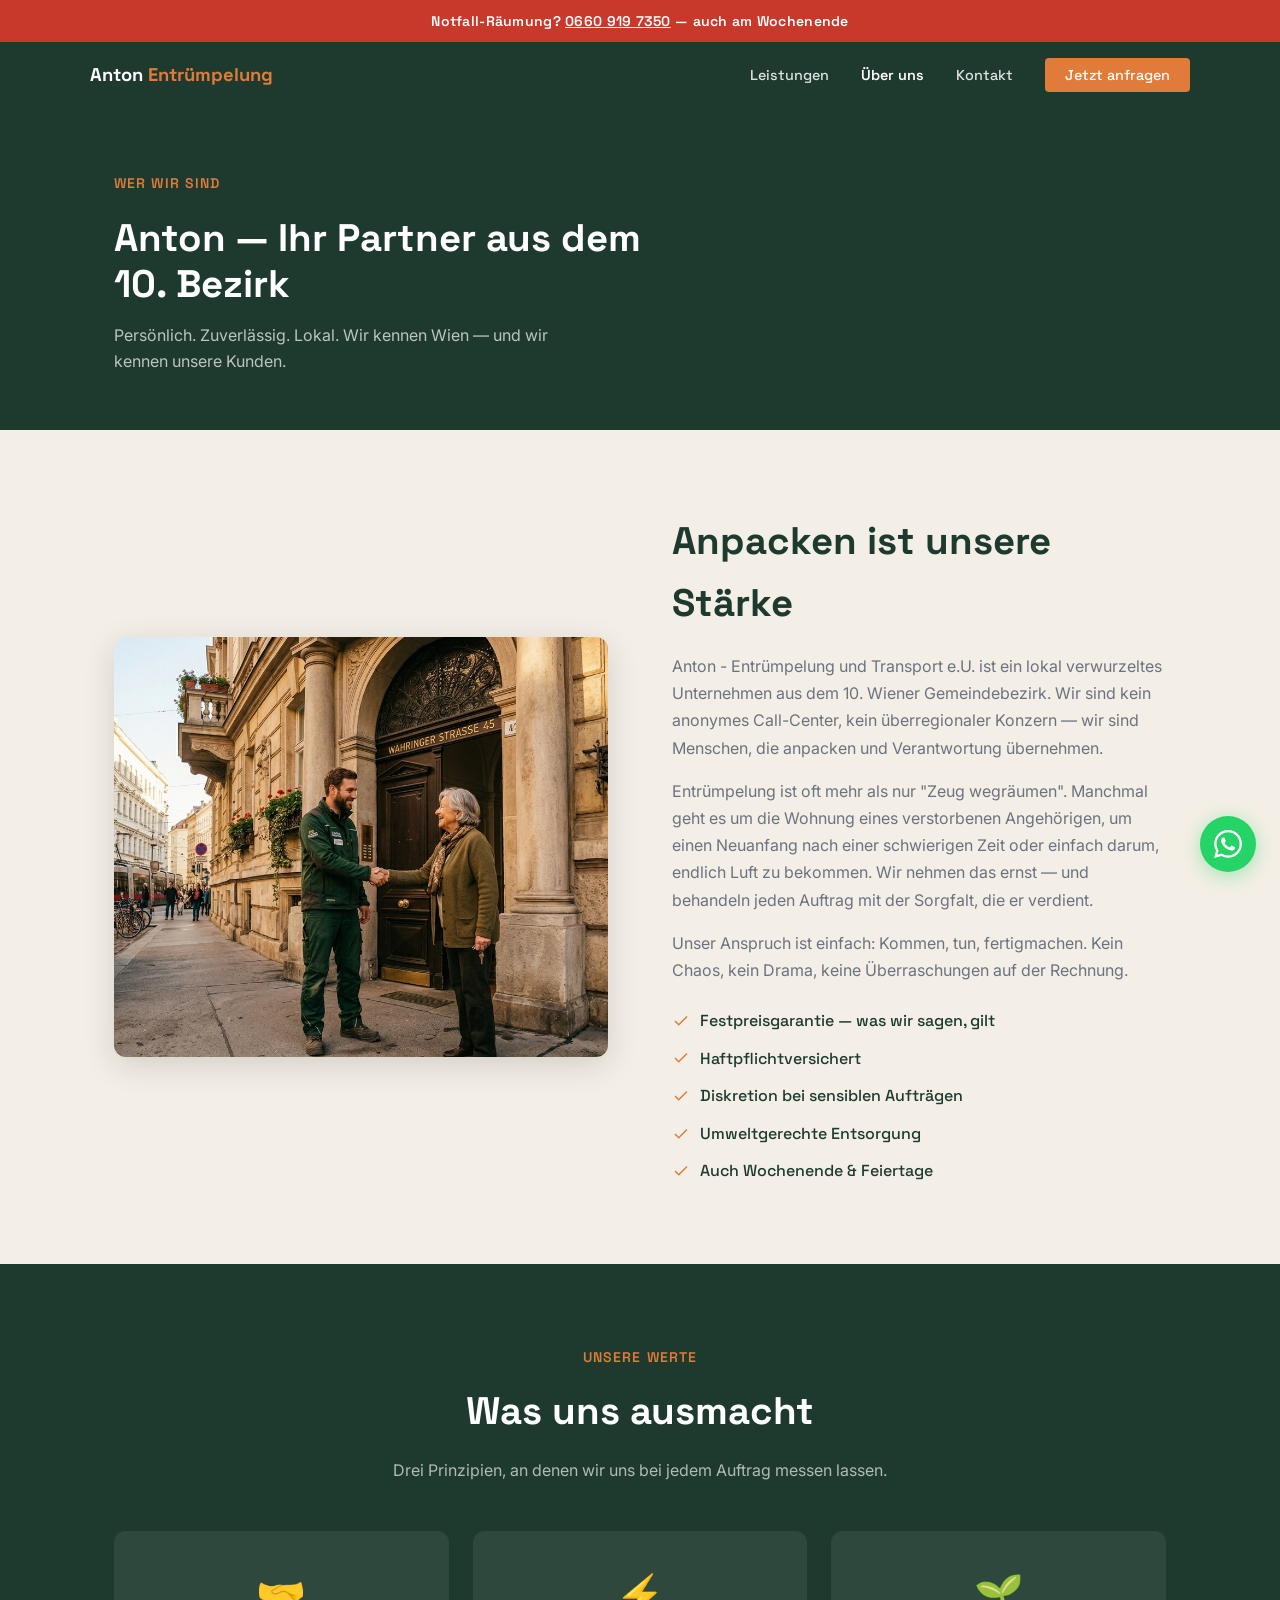
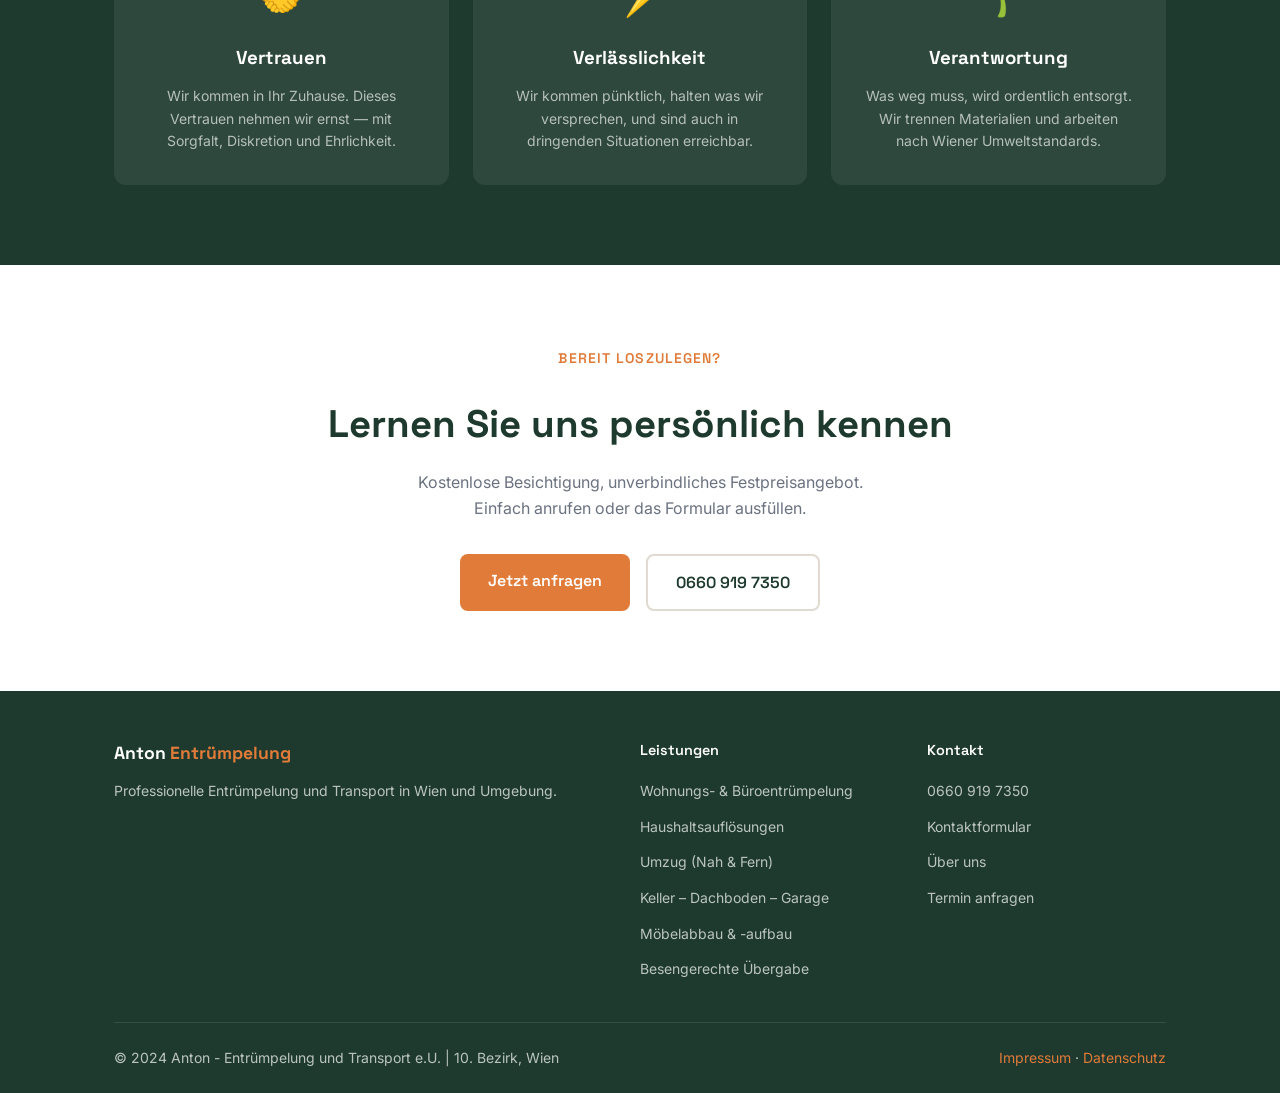
<file: ueber-uns.html>
<!DOCTYPE html>
<html lang="de">
<head>
  <meta charset="UTF-8">
  <meta name="viewport" content="width=device-width, initial-scale=1.0">
  <title>Über uns – Anton Entrümpelung Wien | Ihr lokaler Partner im 10. Bezirk</title>
  <meta name="description" content="Anton - Entrümpelung und Transport e.U. aus Wien Favoriten. Persönlich, zuverlässig, mit Herz. Ihr lokaler Partner für Entrümpelung und Transport.">
  <link rel="canonical" href="https://anton-entruempelung.at/ueber-uns.html">

  <meta property="og:title" content="Über uns – Anton Entrümpelung Wien">
  <meta property="og:description" content="Persönlich, zuverlässig, lokal. Anton Entrümpelung aus Wien Favoriten – Ihr Partner für Entrümpelung und Transport.">
  <meta property="og:image" content="images/atmosphaere-handschlag.png">
  <meta property="og:type" content="website">

  <link rel="icon" type="image/svg+xml" href="favicon.svg">
  <link rel="preconnect" href="https://fonts.googleapis.com">
  <link rel="preconnect" href="https://fonts.gstatic.com" crossorigin>
  <link href="https://fonts.googleapis.com/css2?family=Space+Grotesk:wght@500;600;700&family=Inter:wght@400;500;600&display=swap" rel="stylesheet">
  <link rel="stylesheet" href="css/anton-entruempelung.css">
</head>
<body>

  <div class="emergency-bar">
    Notfall-Räumung? <a href="tel:+436609197350">0660 919 7350</a> — auch am Wochenende
  </div>

  <nav>
    <div class="nav-inner">
      <a href="index.html" class="nav-logo">Anton <span>Entrümpelung</span></a>
      <ul class="nav-links">
        <li><a href="leistungen.html">Leistungen</a></li>
        <li><a href="ueber-uns.html">Über uns</a></li>
        <li><a href="kontakt.html">Kontakt</a></li>
        <li><a href="index.html#buchen" class="nav-cta">Jetzt anfragen</a></li>
      </ul>
      <button class="hamburger" aria-label="Menü öffnen">
        <span></span><span></span><span></span>
      </button>
    </div>
    <div class="mobile-menu">
      <ul>
        <li><a href="leistungen.html">Leistungen</a></li>
        <li><a href="ueber-uns.html">Über uns</a></li>
        <li><a href="kontakt.html">Kontakt</a></li>
        <li><a href="index.html#buchen" class="nav-cta btn-primary">Jetzt anfragen</a></li>
      </ul>
    </div>
  </nav>

  <!-- Page Header -->
  <section style="background: var(--color-primary); padding: 64px 0 56px;">
    <div class="container">
      <span class="section-label">Wer wir sind</span>
      <h1 style="font-family: var(--font-head); font-size: var(--text-scale-h2); font-weight: 700; color: #fff; margin-top: 8px; max-width: 540px; line-height: 1.2;">Anton — Ihr Partner aus dem 10. Bezirk</h1>
      <p style="color: rgba(255,255,255,0.7); margin-top: 16px; max-width: 480px;">Persönlich. Zuverlässig. Lokal. Wir kennen Wien — und wir kennen unsere Kunden.</p>
    </div>
  </section>

  <!-- Über uns Main -->
  <section>
    <div class="container">
      <div class="ueber-uns-two-col">
        <div class="ueber-uns-img animate">
          <img src="images/atmosphaere-handschlag.png" alt="Anton im Gespräch mit Kundin – Anton Entrümpelung Wien">
        </div>
        <div class="ueber-uns-text animate animate-delay-1">
          <h2>Anpacken ist unsere Stärke</h2>
          <p>Anton - Entrümpelung und Transport e.U. ist ein lokal verwurzeltes Unternehmen aus dem 10. Wiener Gemeindebezirk. Wir sind kein anonymes Call-Center, kein überregionaler Konzern — wir sind Menschen, die anpacken und Verantwortung übernehmen.</p>
          <p>Entrümpelung ist oft mehr als nur "Zeug wegräumen". Manchmal geht es um die Wohnung eines verstorbenen Angehörigen, um einen Neuanfang nach einer schwierigen Zeit oder einfach darum, endlich Luft zu bekommen. Wir nehmen das ernst — und behandeln jeden Auftrag mit der Sorgfalt, die er verdient.</p>
          <p>Unser Anspruch ist einfach: Kommen, tun, fertigmachen. Kein Chaos, kein Drama, keine Überraschungen auf der Rechnung.</p>
          <ul class="values-list">
            <li>
              <svg viewBox="0 0 24 24" fill="none" stroke="currentColor" stroke-width="2"><path d="M20 6L9 17l-5-5"/></svg>
              Festpreisgarantie — was wir sagen, gilt
            </li>
            <li>
              <svg viewBox="0 0 24 24" fill="none" stroke="currentColor" stroke-width="2"><path d="M20 6L9 17l-5-5"/></svg>
              Haftpflichtversichert
            </li>
            <li>
              <svg viewBox="0 0 24 24" fill="none" stroke="currentColor" stroke-width="2"><path d="M20 6L9 17l-5-5"/></svg>
              Diskretion bei sensiblen Aufträgen
            </li>
            <li>
              <svg viewBox="0 0 24 24" fill="none" stroke="currentColor" stroke-width="2"><path d="M20 6L9 17l-5-5"/></svg>
              Umweltgerechte Entsorgung
            </li>
            <li>
              <svg viewBox="0 0 24 24" fill="none" stroke="currentColor" stroke-width="2"><path d="M20 6L9 17l-5-5"/></svg>
              Auch Wochenende & Feiertage
            </li>
          </ul>
        </div>
      </div>
    </div>
  </section>

  <!-- Werte -->
  <section style="background: var(--color-primary); padding: 80px 0;">
    <div class="container">
      <div class="section-header animate">
        <span class="section-label">Unsere Werte</span>
        <h2 style="color: #fff;">Was uns ausmacht</h2>
        <p style="color: rgba(255,255,255,0.65);">Drei Prinzipien, an denen wir uns bei jedem Auftrag messen lassen.</p>
      </div>
      <div style="display: grid; grid-template-columns: repeat(3, 1fr); gap: 24px;">
        <div style="background: rgba(255,255,255,0.07); border-radius: var(--radius-lg); padding: 32px; text-align: center;" class="animate">
          <div style="font-size: 2.5rem; margin-bottom: 16px;">🤝</div>
          <h3 style="font-family: var(--font-head); font-weight: 700; color: #fff; margin-bottom: 12px;">Vertrauen</h3>
          <p style="color: rgba(255,255,255,0.65); font-size: var(--text-scale-small);">Wir kommen in Ihr Zuhause. Dieses Vertrauen nehmen wir ernst — mit Sorgfalt, Diskretion und Ehrlichkeit.</p>
        </div>
        <div style="background: rgba(255,255,255,0.07); border-radius: var(--radius-lg); padding: 32px; text-align: center;" class="animate animate-delay-1">
          <div style="font-size: 2.5rem; margin-bottom: 16px;">⚡</div>
          <h3 style="font-family: var(--font-head); font-weight: 700; color: #fff; margin-bottom: 12px;">Verlässlichkeit</h3>
          <p style="color: rgba(255,255,255,0.65); font-size: var(--text-scale-small);">Wir kommen pünktlich, halten was wir versprechen, und sind auch in dringenden Situationen erreichbar.</p>
        </div>
        <div style="background: rgba(255,255,255,0.07); border-radius: var(--radius-lg); padding: 32px; text-align: center;" class="animate animate-delay-2">
          <div style="font-size: 2.5rem; margin-bottom: 16px;">🌱</div>
          <h3 style="font-family: var(--font-head); font-weight: 700; color: #fff; margin-bottom: 12px;">Verantwortung</h3>
          <p style="color: rgba(255,255,255,0.65); font-size: var(--text-scale-small);">Was weg muss, wird ordentlich entsorgt. Wir trennen Materialien und arbeiten nach Wiener Umweltstandards.</p>
        </div>
      </div>
    </div>
  </section>

  <!-- CTA -->
  <section style="background: #fff; padding: 80px 0;">
    <div class="container" style="text-align: center;">
      <div class="animate">
        <span class="section-label">Bereit loszulegen?</span>
        <h2 style="font-family: var(--font-head); font-size: var(--text-scale-h2); font-weight: 700; color: var(--color-primary); margin: 12px 0 16px;">Lernen Sie uns persönlich kennen</h2>
        <p style="color: var(--color-text-light); max-width: 480px; margin: 0 auto 32px;">Kostenlose Besichtigung, unverbindliches Festpreisangebot. Einfach anrufen oder das Formular ausfüllen.</p>
        <div style="display: flex; gap: 16px; justify-content: center; flex-wrap: wrap;">
          <a href="index.html#buchen" class="btn-primary">Jetzt anfragen</a>
          <a href="tel:+436609197350" class="btn-secondary" style="color: var(--color-primary); border-color: var(--color-border);">0660 919 7350</a>
        </div>
      </div>
    </div>
  </section>

  <footer>
    <div class="container">
      <div class="footer-grid">
        <div class="footer-brand">
          <div class="nav-logo">Anton <span style="color:var(--color-accent)">Entrümpelung</span></div>
          <p>Professionelle Entrümpelung und Transport in Wien und Umgebung.</p>
        </div>
        <div class="footer-col">
          <h4>Leistungen</h4>
          <ul>
            <li><a href="leistungen.html">Wohnungs- & Büroentrümpelung</a></li>
            <li><a href="leistungen.html">Haushaltsauflösungen</a></li>
            <li><a href="leistungen.html">Umzug (Nah & Fern)</a></li>
            <li><a href="leistungen.html">Keller – Dachboden – Garage</a></li>
            <li><a href="leistungen.html">Möbelabbau & -aufbau</a></li>
            <li><a href="leistungen.html">Besengerechte Übergabe</a></li>
          </ul>
        </div>
        <div class="footer-col">
          <h4>Kontakt</h4>
          <ul>
            <li><a href="tel:+436609197350">0660 919 7350</a></li>
            <li><a href="kontakt.html">Kontaktformular</a></li>
            <li><a href="ueber-uns.html">Über uns</a></li>
            <li><a href="index.html#buchen">Termin anfragen</a></li>
          </ul>
        </div>
      </div>
      <div class="footer-bottom">
        <span>© 2024 Anton - Entrümpelung und Transport e.U. | 10. Bezirk, Wien</span>
        <span><a href="kontakt.html">Impressum</a> · <a href="kontakt.html">Datenschutz</a></span>
      </div>
    </div>
  </footer>

  <a href="https://wa.me/436609197350" class="whatsapp-btn" target="_blank" rel="noopener" aria-label="WhatsApp">
    <svg viewBox="0 0 24 24" fill="currentColor"><path d="M17.472 14.382c-.297-.149-1.758-.867-2.03-.967-.273-.099-.471-.148-.67.15-.197.297-.767.966-.94 1.164-.173.199-.347.223-.644.075-.297-.15-1.255-.463-2.39-1.475-.883-.788-1.48-1.761-1.653-2.059-.173-.297-.018-.458.13-.606.134-.133.298-.347.446-.52.149-.174.198-.298.298-.497.099-.198.05-.371-.025-.52-.075-.149-.669-1.612-.916-2.207-.242-.579-.487-.5-.669-.51-.173-.008-.371-.01-.57-.01-.198 0-.52.074-.792.372-.272.297-1.04 1.016-1.04 2.479 0 1.462 1.065 2.875 1.213 3.074.149.198 2.096 3.2 5.077 4.487.709.306 1.262.489 1.694.625.712.227 1.36.195 1.871.118.571-.085 1.758-.719 2.006-1.413.248-.694.248-1.289.173-1.413-.074-.124-.272-.198-.57-.347m-5.421 7.403h-.004a9.87 9.87 0 01-5.031-1.378l-.361-.214-3.741.982.998-3.648-.235-.374a9.86 9.86 0 01-1.51-5.26c.001-5.45 4.436-9.884 9.888-9.884 2.64 0 5.122 1.03 6.988 2.898a9.825 9.825 0 012.893 6.994c-.003 5.45-4.437 9.884-9.885 9.884m8.413-18.297A11.815 11.815 0 0012.05 0C5.495 0 .16 5.335.157 11.892c0 2.096.547 4.142 1.588 5.945L.057 24l6.305-1.654a11.882 11.882 0 005.683 1.448h.005c6.554 0 11.89-5.335 11.893-11.893a11.821 11.821 0 00-3.48-8.413z"/></svg>
  </a>

  <script src="js/anton-entruempelung.js"></script>
</body>
</html>
</file>
<file: css/anton-entruempelung.css>
/* === CUSTOM PROPERTIES === */
:root {
  --color-primary:    #1E3A2F;
  --color-secondary:  #F4EFE6;
  --color-accent:     #E07B39;
  --color-accent-dark:#C46B2D;
  --color-text:       #1A1A1A;
  --color-text-light: #6B7280;
  --color-border:     #E0DAD1;
  --color-emergency:  #C8392B;
  --color-whatsapp:   #25D366;

  --font-head: 'Space Grotesk', sans-serif;
  --font-body: 'Inter', sans-serif;

  --text-scale-hero: clamp(2.2rem, 5vw, 3.8rem);
  --text-scale-h2:   clamp(1.6rem, 3vw, 2.4rem);
  --text-scale-h3:   clamp(1.1rem, 2vw, 1.4rem);
  --text-scale-body: 1rem;
  --text-scale-small: 0.875rem;

  --shadow-sm: 0 2px 8px rgba(0,0,0,0.06);
  --shadow-md: 0 4px 16px rgba(0,0,0,0.10);
  --shadow-lg: 0 8px 32px rgba(0,0,0,0.14);
  --radius-sm: 4px;
  --radius-md: 8px;
  --radius-lg: 12px;
}

/* === RESET & BASE === */
*, *::before, *::after { box-sizing: border-box; margin: 0; padding: 0; }
html { scroll-behavior: smooth; }
body {
  font-family: var(--font-body);
  font-size: var(--text-scale-body);
  color: var(--color-text);
  background: var(--color-secondary);
  line-height: 1.6;
}
img { max-width: 100%; height: auto; display: block; }
a { color: inherit; text-decoration: none; }

/* === LAYOUT === */
.container { max-width: 1100px; margin: 0 auto; padding: 0 24px; }
section { padding: 80px 0; }

/* === ANIMATIONS L2 === */
.animate {
  opacity: 0;
  transform: translateY(28px);
  transition: opacity 0.55s ease, transform 0.55s ease;
}
.animate.is-visible { opacity: 1; transform: translateY(0); }
.animate-delay-1 { transition-delay: 0.10s; }
.animate-delay-2 { transition-delay: 0.20s; }
.animate-delay-3 { transition-delay: 0.30s; }

/* === EMERGENCY BAR === */
.emergency-bar {
  position: sticky;
  top: 0;
  z-index: 1000;
  background: var(--color-emergency);
  color: #fff;
  text-align: center;
  padding: 10px 24px;
  font-family: var(--font-head);
  font-size: var(--text-scale-small);
  font-weight: 600;
  letter-spacing: 0.02em;
}
.emergency-bar a { color: #fff; text-decoration: underline; }

/* === NAVIGATION === */
nav {
  background: var(--color-primary);
  padding: 0 24px;
  position: sticky;
  top: 41px;
  z-index: 999;
}
.nav-inner {
  max-width: 1100px;
  margin: 0 auto;
  display: flex;
  align-items: center;
  justify-content: space-between;
  height: 64px;
}
.nav-logo {
  font-family: var(--font-head);
  font-size: 1.15rem;
  font-weight: 700;
  color: #fff;
}
.nav-logo span { color: var(--color-accent); }
.nav-links {
  display: flex;
  align-items: center;
  gap: 32px;
  list-style: none;
}
.nav-links a {
  color: rgba(255,255,255,0.85);
  font-family: var(--font-head);
  font-size: 0.9rem;
  font-weight: 500;
  transition: color 0.2s;
}
.nav-links a:hover { color: #fff; }
.nav-cta {
  background: var(--color-accent);
  color: #fff !important;
  padding: 8px 20px;
  border-radius: var(--radius-sm);
  transition: background 0.2s, transform 0.15s !important;
}
.nav-cta:hover { background: var(--color-accent-dark) !important; transform: translateY(-1px); }

.hamburger {
  display: none;
  flex-direction: column;
  gap: 5px;
  cursor: pointer;
  background: none;
  border: none;
  padding: 4px;
}
.hamburger span {
  display: block;
  width: 24px;
  height: 2px;
  background: #fff;
  border-radius: 2px;
  transition: transform 0.3s, opacity 0.3s;
}
.hamburger.open span:nth-child(1) { transform: translateY(7px) rotate(45deg); }
.hamburger.open span:nth-child(2) { opacity: 0; }
.hamburger.open span:nth-child(3) { transform: translateY(-7px) rotate(-45deg); }

.mobile-menu {
  display: none;
  background: var(--color-primary);
  padding: 16px 24px 24px;
  border-top: 1px solid rgba(255,255,255,0.1);
}
.mobile-menu.open { display: block; }
.mobile-menu ul { list-style: none; display: flex; flex-direction: column; gap: 0; }
.mobile-menu li a {
  display: block;
  color: rgba(255,255,255,0.85);
  font-family: var(--font-head);
  font-size: 1rem;
  padding: 12px 0;
  border-bottom: 1px solid rgba(255,255,255,0.08);
}
.mobile-menu .nav-cta {
  display: inline-block;
  margin-top: 16px;
  padding: 12px 28px;
  border-bottom: none !important;
}

/* === HERO === */
.hero {
  position: relative;
  min-height: 88vh;
  display: flex;
  align-items: center;
  overflow: hidden;
}
.hero-bg {
  position: absolute;
  inset: 0;
  background-image: url('../images/hero-startframe.png');
  background-size: cover;
  background-position: center;
  z-index: 0;
}
.hero-bg::after {
  content: '';
  position: absolute;
  inset: 0;
  background: linear-gradient(
    to right,
    rgba(30, 58, 47, 0.88) 0%,
    rgba(30, 58, 47, 0.55) 60%,
    rgba(30, 58, 47, 0.15) 100%
  );
}
.hero-video-bg {
  position: absolute;
  inset: 0;
  width: 100%;
  height: 100%;
  object-fit: cover;
  z-index: 1;
  pointer-events: none;
}
.hero-video-overlay {
  position: absolute;
  inset: 0;
  z-index: 2;
  background: linear-gradient(
    to right,
    rgba(30, 58, 47, 0.88) 0%,
    rgba(30, 58, 47, 0.55) 60%,
    rgba(30, 58, 47, 0.15) 100%
  );
}
.hero-content {
  position: relative;
  z-index: 3;
  padding: 80px 24px;
  max-width: 1100px;
  margin: 0 auto;
  width: 100%;
}
.hero-badge {
  display: inline-flex;
  align-items: center;
  gap: 8px;
  background: rgba(255,255,255,0.12);
  border: 1px solid rgba(255,255,255,0.25);
  color: #fff;
  padding: 6px 14px;
  border-radius: 100px;
  font-size: var(--text-scale-small);
  font-family: var(--font-head);
  font-weight: 500;
  margin-bottom: 24px;
}
.hero h1 {
  font-family: var(--font-head);
  font-size: var(--text-scale-hero);
  font-weight: 700;
  color: #fff;
  line-height: 1.15;
  max-width: 620px;
  margin-bottom: 20px;
}
.hero h1 .accent { color: var(--color-accent); }
.hero-sub {
  color: rgba(255,255,255,0.82);
  font-size: 1.1rem;
  max-width: 480px;
  margin-bottom: 36px;
  line-height: 1.65;
}
.hero-actions { display: flex; gap: 16px; flex-wrap: wrap; }
.btn-primary {
  background: var(--color-accent);
  color: #fff;
  font-family: var(--font-head);
  font-weight: 600;
  font-size: 1rem;
  padding: 14px 28px;
  border-radius: var(--radius-md);
  border: none;
  cursor: pointer;
  transition: background 0.2s, transform 0.15s, box-shadow 0.2s;
  display: inline-block;
  text-align: center;
}
.btn-primary:hover { background: var(--color-accent-dark); transform: translateY(-2px); box-shadow: var(--shadow-md); }
.btn-primary:active { transform: scale(0.98); }
.btn-secondary {
  background: transparent;
  color: #fff;
  font-family: var(--font-head);
  font-weight: 600;
  font-size: 1rem;
  padding: 14px 28px;
  border-radius: var(--radius-md);
  border: 2px solid rgba(255,255,255,0.5);
  cursor: pointer;
  transition: border-color 0.2s, background 0.2s, transform 0.15s;
  display: inline-block;
  text-align: center;
}
.btn-secondary:hover { border-color: #fff; background: rgba(255,255,255,0.08); transform: translateY(-2px); }
.btn-secondary:active { transform: scale(0.98); }

.hero-stats {
  display: flex;
  gap: 32px;
  margin-top: 48px;
  flex-wrap: wrap;
}
.hero-stat-item { color: #fff; }
.hero-stat-item strong {
  display: block;
  font-family: var(--font-head);
  font-size: 1.5rem;
  font-weight: 700;
  color: var(--color-accent);
}
.hero-stat-item span {
  font-size: var(--text-scale-small);
  color: rgba(255,255,255,0.7);
}

/* === PROOF BAR === */
.proof-bar {
  background: var(--color-primary);
  padding: 20px 0;
}
.proof-bar-inner {
  display: flex;
  justify-content: center;
  gap: 48px;
  flex-wrap: wrap;
  align-items: center;
}
.proof-item {
  display: flex;
  align-items: center;
  gap: 10px;
  color: rgba(255,255,255,0.85);
  font-family: var(--font-head);
  font-size: var(--text-scale-small);
  font-weight: 500;
}
.proof-item svg { width: 20px; height: 20px; color: var(--color-accent); flex-shrink: 0; }

/* === SECTION HEADERS === */
.section-header { text-align: center; margin-bottom: 48px; }
.section-label {
  display: inline-block;
  color: var(--color-accent);
  font-family: var(--font-head);
  font-size: var(--text-scale-small);
  font-weight: 600;
  text-transform: uppercase;
  letter-spacing: 0.08em;
  margin-bottom: 12px;
}
.section-header h2 {
  font-family: var(--font-head);
  font-size: var(--text-scale-h2);
  font-weight: 700;
  color: var(--color-primary);
  margin-bottom: 16px;
}
.section-header p { color: var(--color-text-light); max-width: 540px; margin: 0 auto; }

/* === LEISTUNGEN BENTO === */
.leistungen { background: var(--color-secondary); }
.bento-grid {
  display: grid;
  grid-template-columns: repeat(3, 1fr);
  grid-template-rows: auto auto;
  gap: 20px;
}
.bento-card {
  background: #fff;
  border-radius: var(--radius-lg);
  overflow: hidden;
  box-shadow: var(--shadow-sm);
  transition: transform 0.25s ease, box-shadow 0.25s ease;
}
.bento-card:hover { transform: translateY(-4px); box-shadow: var(--shadow-lg); }
.bento-card--featured { grid-column: span 2; }
.bento-card-img {
  width: 100%;
  height: 220px;
  object-fit: cover;
}
.bento-card--featured .bento-card-img { height: 280px; }
.bento-card-body { padding: 24px; }
.bento-card-body h3 {
  font-family: var(--font-head);
  font-size: var(--text-scale-h3);
  font-weight: 700;
  color: var(--color-primary);
  margin-bottom: 8px;
}
.bento-card-body p { color: var(--color-text-light); font-size: var(--text-scale-small); line-height: 1.6; }
.bento-icon {
  width: 40px;
  height: 40px;
  background: rgba(30, 58, 47, 0.08);
  border-radius: var(--radius-sm);
  display: flex;
  align-items: center;
  justify-content: center;
  margin-bottom: 16px;
}
.bento-icon svg { width: 20px; height: 20px; color: var(--color-primary); }

/* === PROCESS === */
.process { background: var(--color-primary); }
.process .section-header h2 { color: #fff; }
.process .section-header p { color: rgba(255,255,255,0.65); }
.process-steps {
  display: grid;
  grid-template-columns: repeat(4, 1fr);
  gap: 24px;
  position: relative;
}
.process-step { text-align: center; }
.step-number {
  width: 52px;
  height: 52px;
  background: var(--color-accent);
  border-radius: 50%;
  display: flex;
  align-items: center;
  justify-content: center;
  font-family: var(--font-head);
  font-size: 1.2rem;
  font-weight: 700;
  color: #fff;
  margin: 0 auto 16px;
}
.process-step h3 {
  font-family: var(--font-head);
  font-size: 1rem;
  font-weight: 600;
  color: #fff;
  margin-bottom: 8px;
}
.process-step p { color: rgba(255,255,255,0.6); font-size: var(--text-scale-small); }

/* === EMERGENCY SECTION === */
.emergency-section {
  background: var(--color-emergency);
  padding: 64px 0;
}
.emergency-inner {
  text-align: center;
  max-width: 640px;
  margin: 0 auto;
}
.emergency-section h2 {
  font-family: var(--font-head);
  font-size: var(--text-scale-h2);
  font-weight: 700;
  color: #fff;
  margin-bottom: 16px;
}
.emergency-section p { color: rgba(255,255,255,0.85); margin-bottom: 32px; }
.emergency-section .btn-primary { background: #fff; color: var(--color-emergency); }
.emergency-section .btn-primary:hover { background: rgba(255,255,255,0.9); }

/* === BOOKING FORM === */
.booking { background: #fff; }
.form-grid { display: grid; grid-template-columns: 1fr 1fr; gap: 16px; }
.form-full { grid-column: span 2; }
.form-group { display: flex; flex-direction: column; gap: 6px; }
.form-group label {
  font-family: var(--font-head);
  font-size: var(--text-scale-small);
  font-weight: 600;
  color: var(--color-primary);
}
.form-group input,
.form-group select,
.form-group textarea {
  padding: 12px 16px;
  border: 1.5px solid var(--color-border);
  border-radius: var(--radius-md);
  font-family: var(--font-body);
  font-size: 1rem;
  color: var(--color-text);
  background: var(--color-secondary);
  transition: border-color 0.2s, box-shadow 0.2s;
  outline: none;
}
.form-group input:focus,
.form-group select:focus,
.form-group textarea:focus {
  border-color: var(--color-primary);
  box-shadow: 0 0 0 3px rgba(30,58,47,0.1);
}
.form-group textarea { resize: vertical; min-height: 120px; }
.form-submit { width: 100%; margin-top: 8px; }
.booking-two-col { display: grid; grid-template-columns: 1fr 1fr; gap: 48px; align-items: start; }
.booking-info h3 {
  font-family: var(--font-head);
  font-size: var(--text-scale-h3);
  font-weight: 700;
  color: var(--color-primary);
  margin-bottom: 16px;
}
.booking-info ul { list-style: none; display: flex; flex-direction: column; gap: 12px; }
.booking-info li { display: flex; align-items: flex-start; gap: 10px; color: var(--color-text-light); font-size: var(--text-scale-small); }
.booking-info li svg { width: 18px; height: 18px; color: var(--color-accent); margin-top: 1px; flex-shrink: 0; }

/* === CONTACT PAGE === */
.contact-two-col { display: grid; grid-template-columns: 1fr 1fr; gap: 48px; align-items: start; }
.contact-info { display: flex; flex-direction: column; gap: 24px; }
.contact-info-item { display: flex; gap: 16px; align-items: flex-start; }
.contact-info-icon {
  width: 44px;
  height: 44px;
  background: rgba(30,58,47,0.08);
  border-radius: var(--radius-md);
  display: flex;
  align-items: center;
  justify-content: center;
  flex-shrink: 0;
}
.contact-info-icon svg { width: 20px; height: 20px; color: var(--color-primary); }
.contact-info-item h4 {
  font-family: var(--font-head);
  font-weight: 600;
  color: var(--color-primary);
  margin-bottom: 4px;
}
.contact-info-item p { color: var(--color-text-light); font-size: var(--text-scale-small); }
.contact-info-item a { color: var(--color-accent); font-weight: 500; }
.maps-embed {
  border-radius: var(--radius-lg);
  overflow: hidden;
  box-shadow: var(--shadow-md);
  margin-top: 24px;
}
.maps-embed iframe { display: block; width: 100%; height: 250px; border: 0; }

/* === UEBER UNS === */
.ueber-uns-two-col { display: grid; grid-template-columns: 1fr 1fr; gap: 64px; align-items: center; }
.ueber-uns-img { border-radius: var(--radius-lg); overflow: hidden; box-shadow: var(--shadow-lg); }
.ueber-uns-img img { width: 100%; height: 420px; object-fit: cover; }
.ueber-uns-text h2 {
  font-family: var(--font-head);
  font-size: var(--text-scale-h2);
  font-weight: 700;
  color: var(--color-primary);
  margin-bottom: 20px;
}
.ueber-uns-text p { color: var(--color-text-light); margin-bottom: 16px; line-height: 1.7; }
.values-list { list-style: none; display: flex; flex-direction: column; gap: 12px; margin-top: 24px; }
.values-list li { display: flex; align-items: center; gap: 10px; font-family: var(--font-head); font-weight: 500; color: var(--color-primary); }
.values-list li svg { width: 18px; height: 18px; color: var(--color-accent); flex-shrink: 0; }

/* === FOOTER === */
footer {
  background: var(--color-primary);
  color: rgba(255,255,255,0.7);
  padding: 48px 0 24px;
}
.footer-grid {
  display: grid;
  grid-template-columns: 2fr 1fr 1fr;
  gap: 48px;
  margin-bottom: 40px;
}
.footer-brand .nav-logo { font-size: 1.1rem; margin-bottom: 12px; }
.footer-brand p { font-size: var(--text-scale-small); line-height: 1.7; }
.footer-col h4 {
  font-family: var(--font-head);
  font-weight: 600;
  color: #fff;
  margin-bottom: 16px;
  font-size: 0.9rem;
}
.footer-col ul { list-style: none; display: flex; flex-direction: column; gap: 10px; }
.footer-col a { font-size: var(--text-scale-small); transition: color 0.2s; }
.footer-col a:hover { color: #fff; }
.footer-bottom {
  border-top: 1px solid rgba(255,255,255,0.1);
  padding-top: 24px;
  display: flex;
  justify-content: space-between;
  align-items: center;
  flex-wrap: wrap;
  gap: 12px;
  font-size: var(--text-scale-small);
}
.footer-bottom a { color: var(--color-accent); }

/* === WHATSAPP STICKY === */
.whatsapp-btn {
  position: fixed;
  bottom: 28px;
  right: 24px;
  z-index: 998;
  background: var(--color-whatsapp);
  color: #fff;
  width: 56px;
  height: 56px;
  border-radius: 50%;
  display: flex;
  align-items: center;
  justify-content: center;
  box-shadow: 0 4px 20px rgba(37,211,102,0.4);
  transition: transform 0.2s, box-shadow 0.2s;
}
.whatsapp-btn:hover { transform: scale(1.08); box-shadow: 0 6px 28px rgba(37,211,102,0.5); }
.whatsapp-btn svg { width: 28px; height: 28px; }

/* === LEISTUNGEN PAGE === */
.leistungen-detail { background: var(--color-secondary); }
.leistungen-list { display: flex; flex-direction: column; gap: 64px; }
.leistung-item { display: grid; grid-template-columns: 1fr 1fr; gap: 48px; align-items: center; }
.leistung-item:nth-child(even) .leistung-img { order: 2; }
.leistung-item:nth-child(even) .leistung-text { order: 1; }
.leistung-img { border-radius: var(--radius-lg); overflow: hidden; box-shadow: var(--shadow-md); }
.leistung-img img { width: 100%; height: 320px; object-fit: cover; }
.leistung-text h3 {
  font-family: var(--font-head);
  font-size: var(--text-scale-h2);
  font-weight: 700;
  color: var(--color-primary);
  margin-bottom: 16px;
}
.leistung-text p { color: var(--color-text-light); line-height: 1.7; margin-bottom: 16px; }
.leistung-features { list-style: none; display: flex; flex-direction: column; gap: 10px; margin: 16px 0 24px; }
.leistung-features li { display: flex; align-items: center; gap: 8px; font-size: var(--text-scale-small); color: var(--color-text); }
.leistung-features li svg { width: 16px; height: 16px; color: var(--color-accent); flex-shrink: 0; }
.price-hint {
  display: inline-block;
  background: rgba(30,58,47,0.08);
  color: var(--color-primary);
  font-family: var(--font-head);
  font-weight: 600;
  font-size: var(--text-scale-small);
  padding: 6px 14px;
  border-radius: 100px;
  margin-bottom: 20px;
}

/* === RESPONSIVE === */
@media (max-width: 768px) {
  section { padding: 56px 0; }
  .nav-links { display: none; }
  .hamburger { display: flex; }

  .hero { min-height: calc(100dvh - 105px); }
  .hero-content { padding: 36px 20px; }
  .hero h1 { font-size: clamp(1.75rem, 7vw, 2.2rem); }
  .hero-sub { font-size: 0.95rem; margin-bottom: 24px; }
  .hero-stats { gap: 20px; margin-top: 28px; }
  .hero-badge { margin-bottom: 16px; }

  .bento-grid { grid-template-columns: 1fr; }
  .bento-card--featured { grid-column: span 1; }

  .process-steps { grid-template-columns: 1fr 1fr; }

  .booking-two-col { grid-template-columns: 1fr; gap: 32px; }
  .form-grid { grid-template-columns: 1fr; }
  .form-full { grid-column: span 1; }

  .contact-two-col { grid-template-columns: 1fr; gap: 32px; }

  .ueber-uns-two-col { grid-template-columns: 1fr; gap: 32px; }
  .ueber-uns-img img { height: 280px; }

  .leistung-item { grid-template-columns: 1fr; gap: 24px; }
  .leistung-item:nth-child(even) .leistung-img { order: 0; }
  .leistung-item:nth-child(even) .leistung-text { order: 0; }

  .footer-grid { grid-template-columns: 1fr; gap: 32px; }
  .footer-bottom { flex-direction: column; text-align: center; }

  .proof-bar-inner { gap: 20px; }
}

@media (max-width: 480px) {
  .process-steps { grid-template-columns: 1fr; }
  .hero-actions { flex-direction: column; }
  .hero-actions .btn-primary,
  .hero-actions .btn-secondary { width: 100%; text-align: center; }
}
</file>
